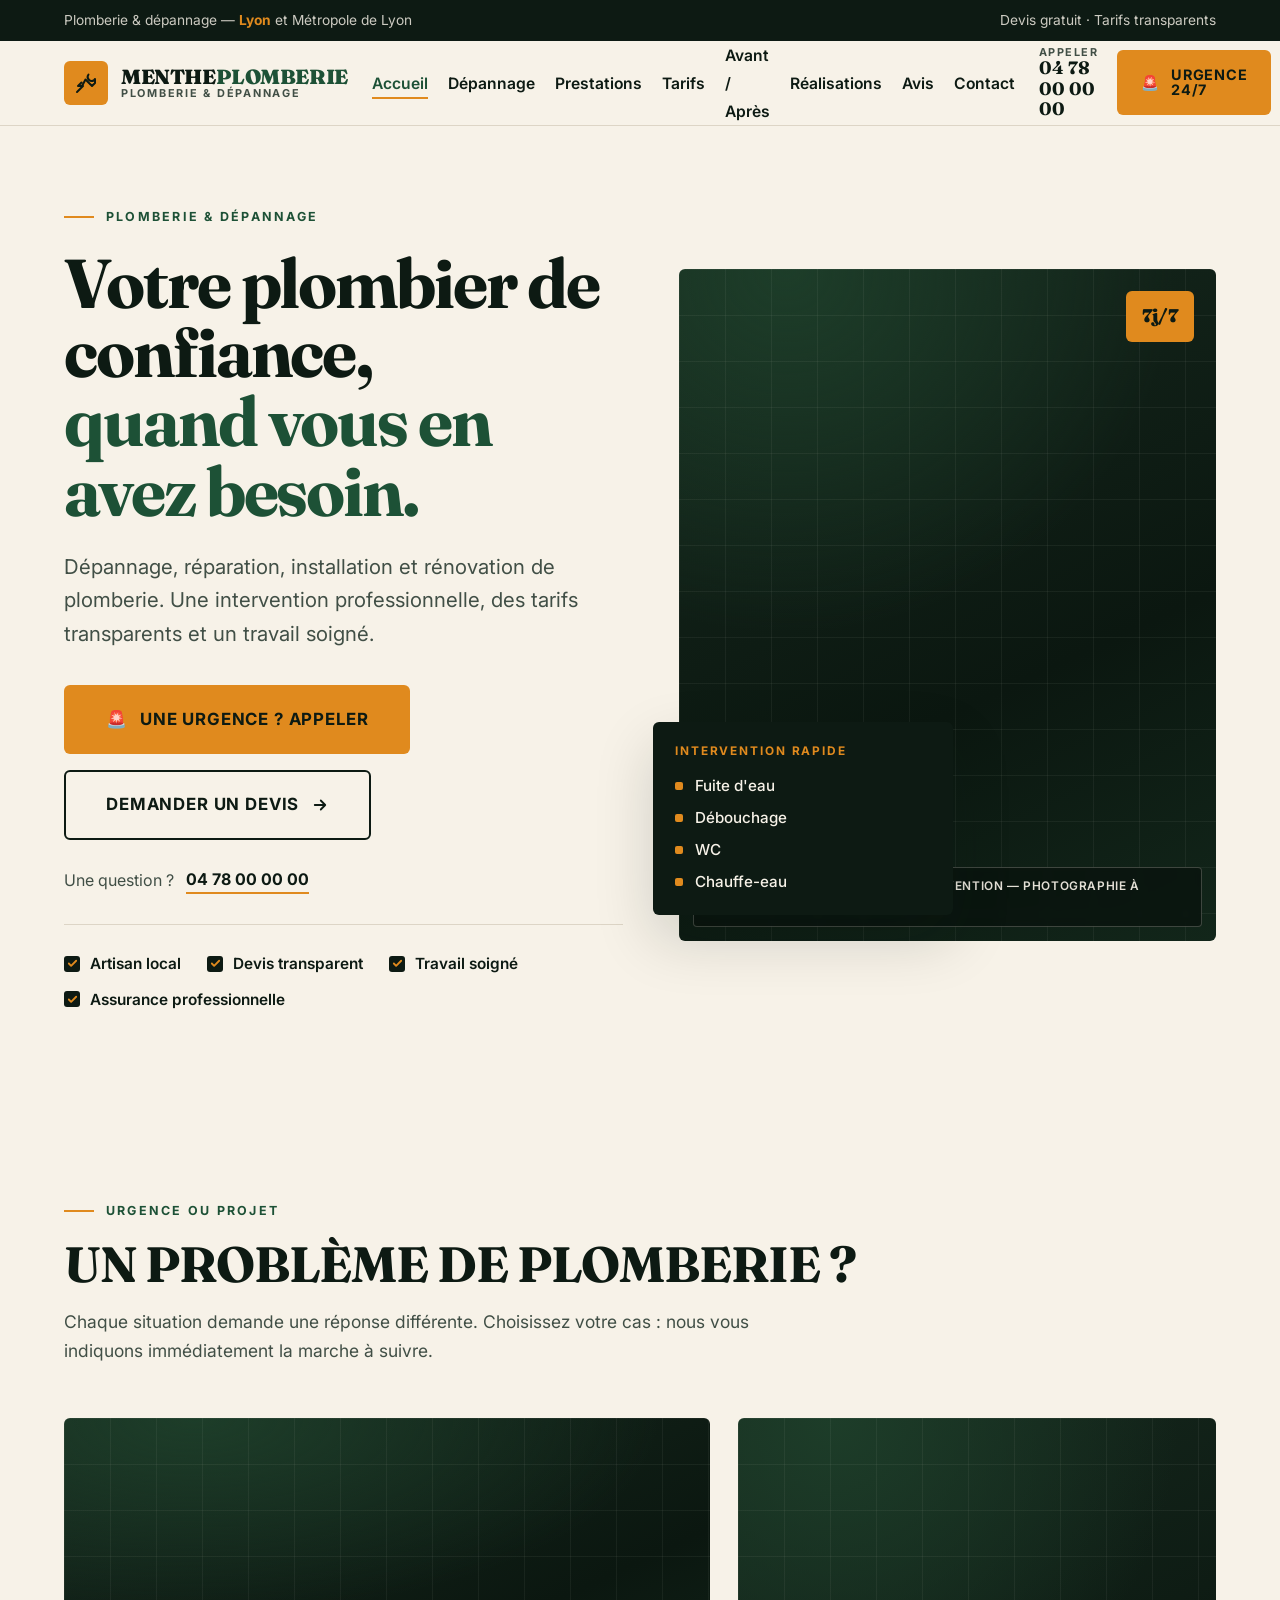
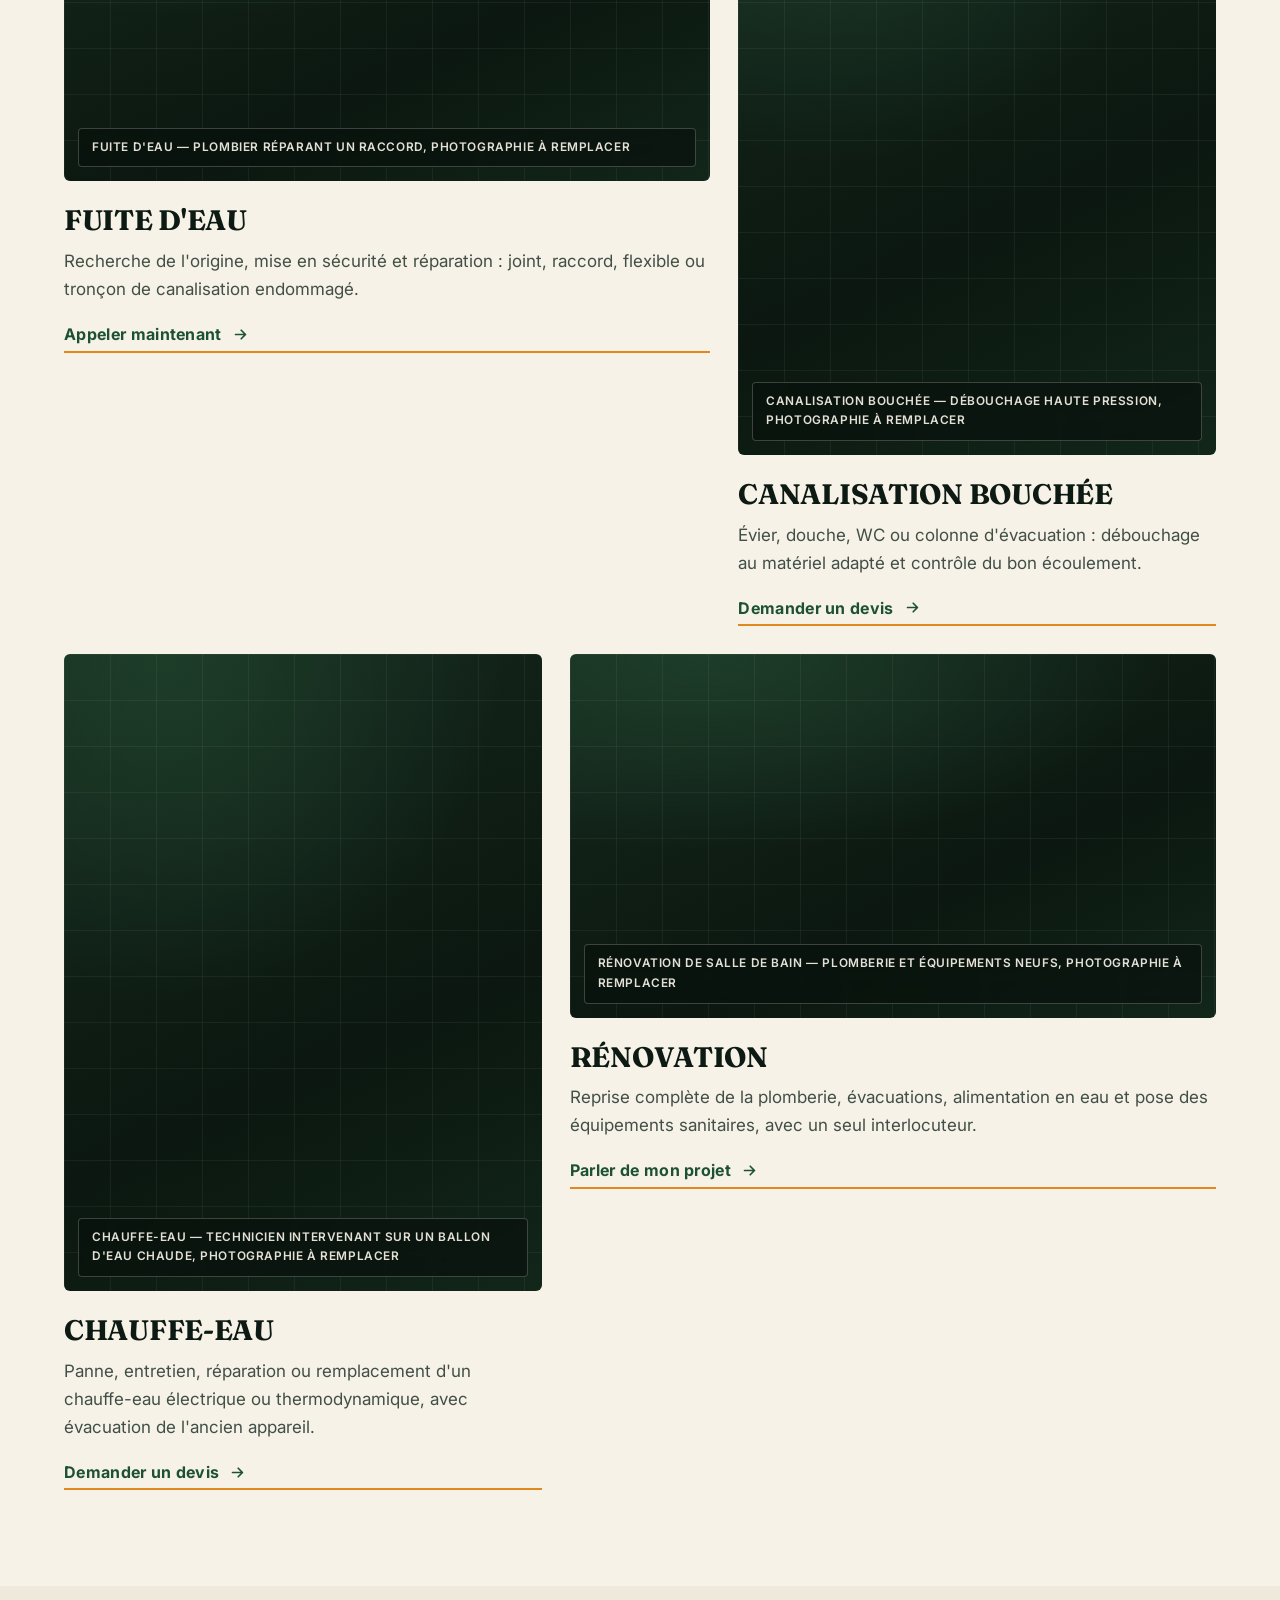
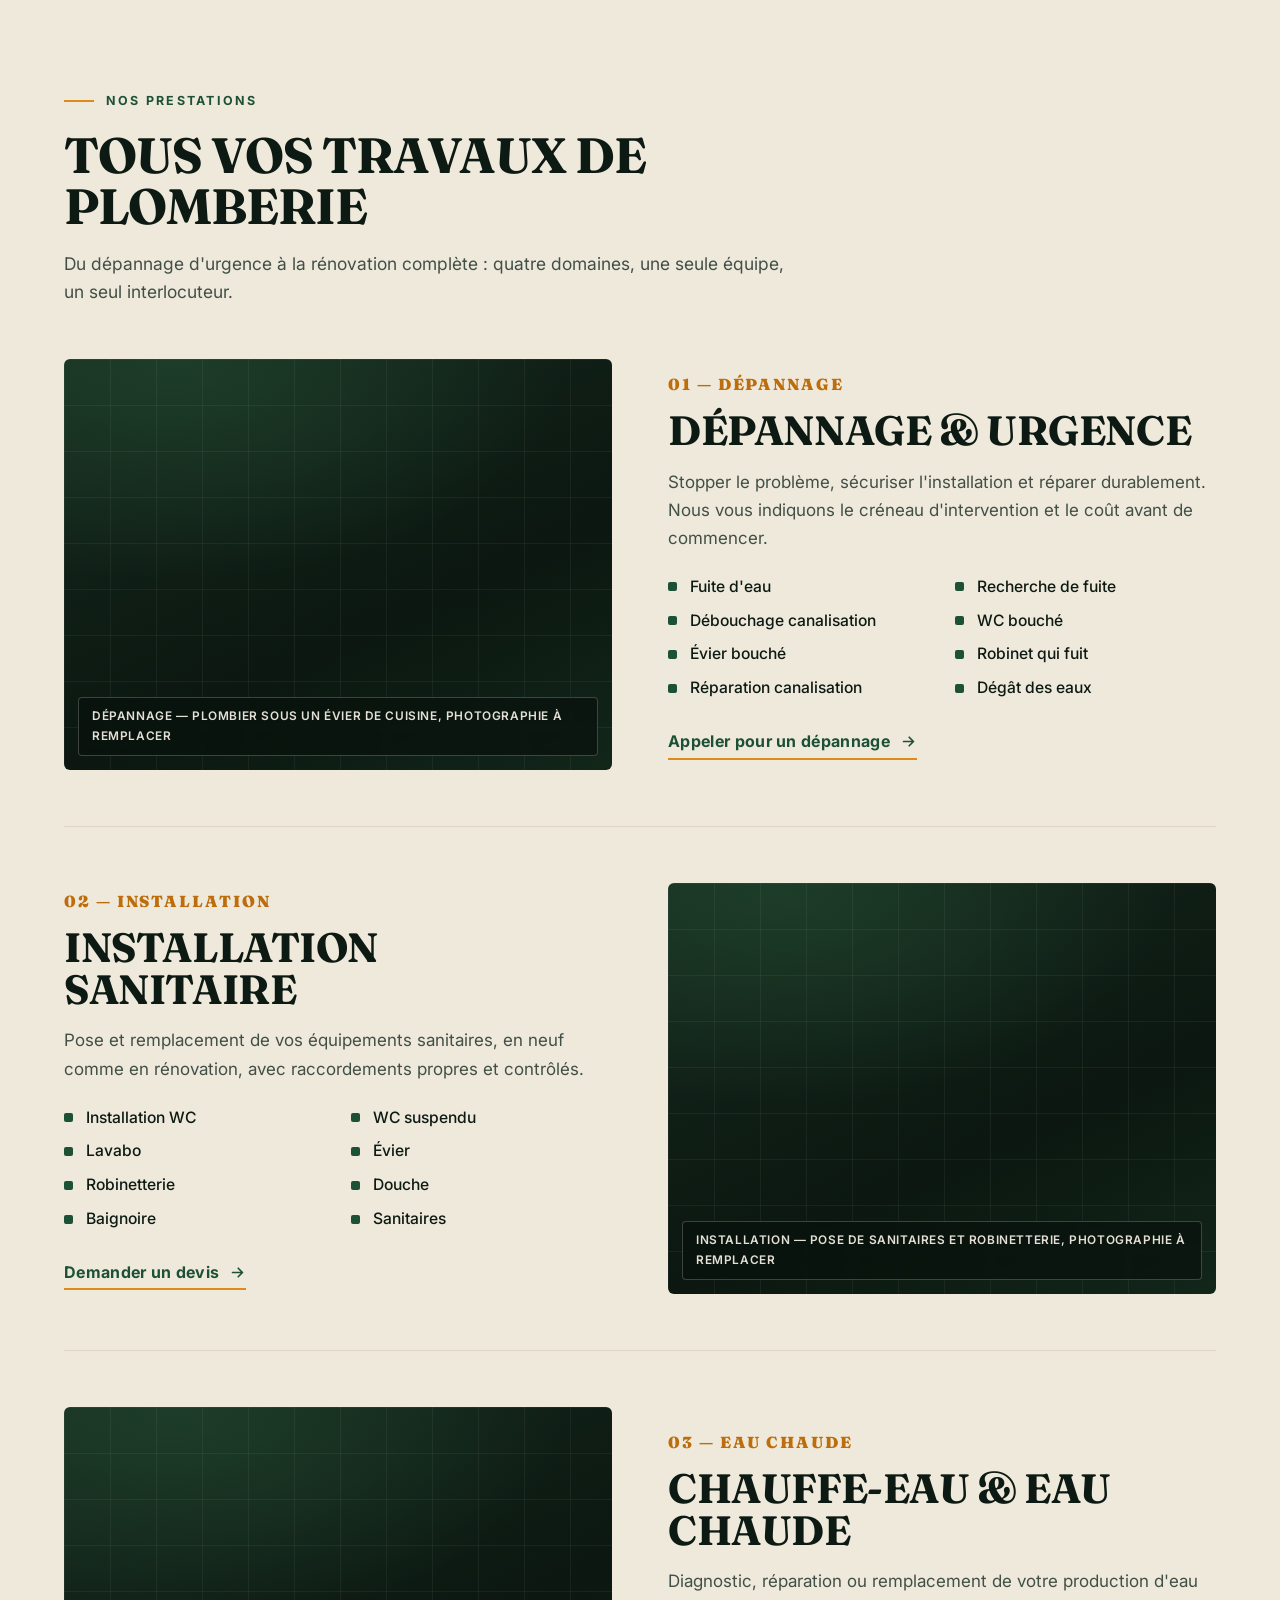
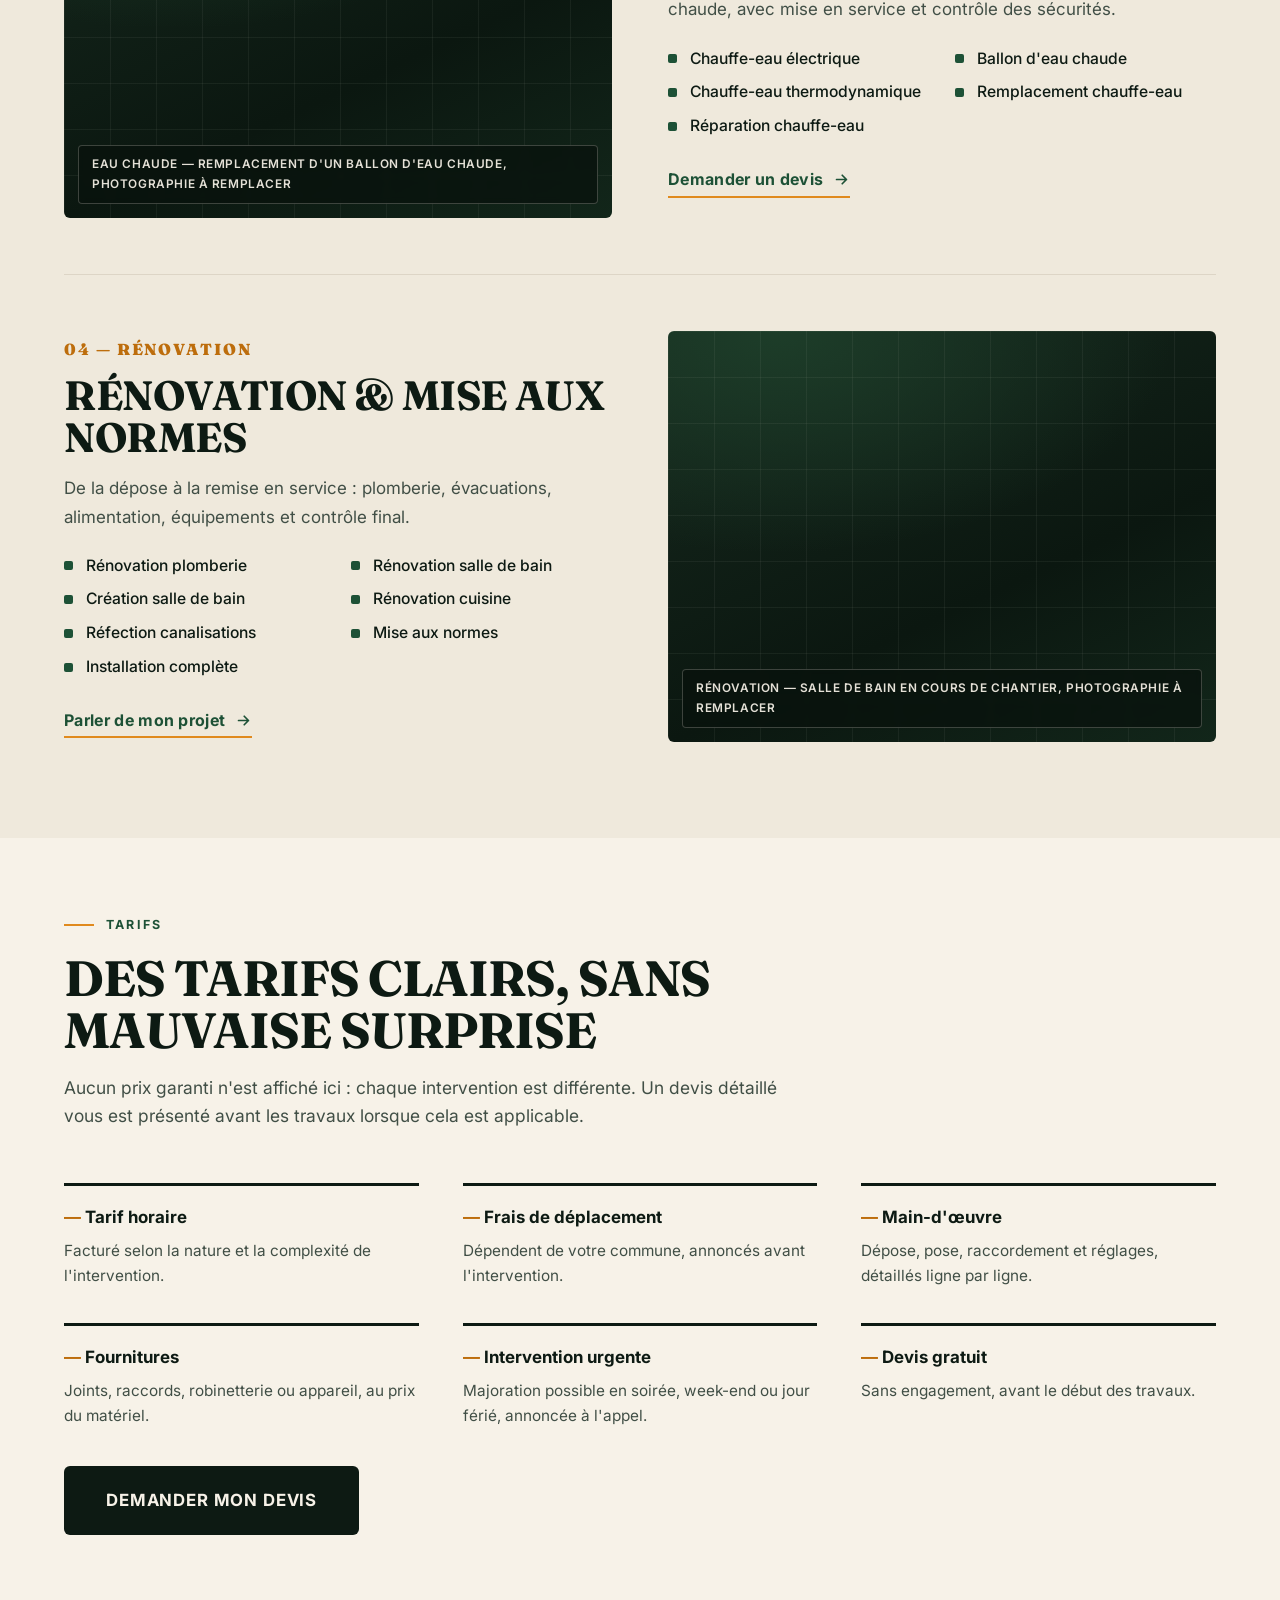
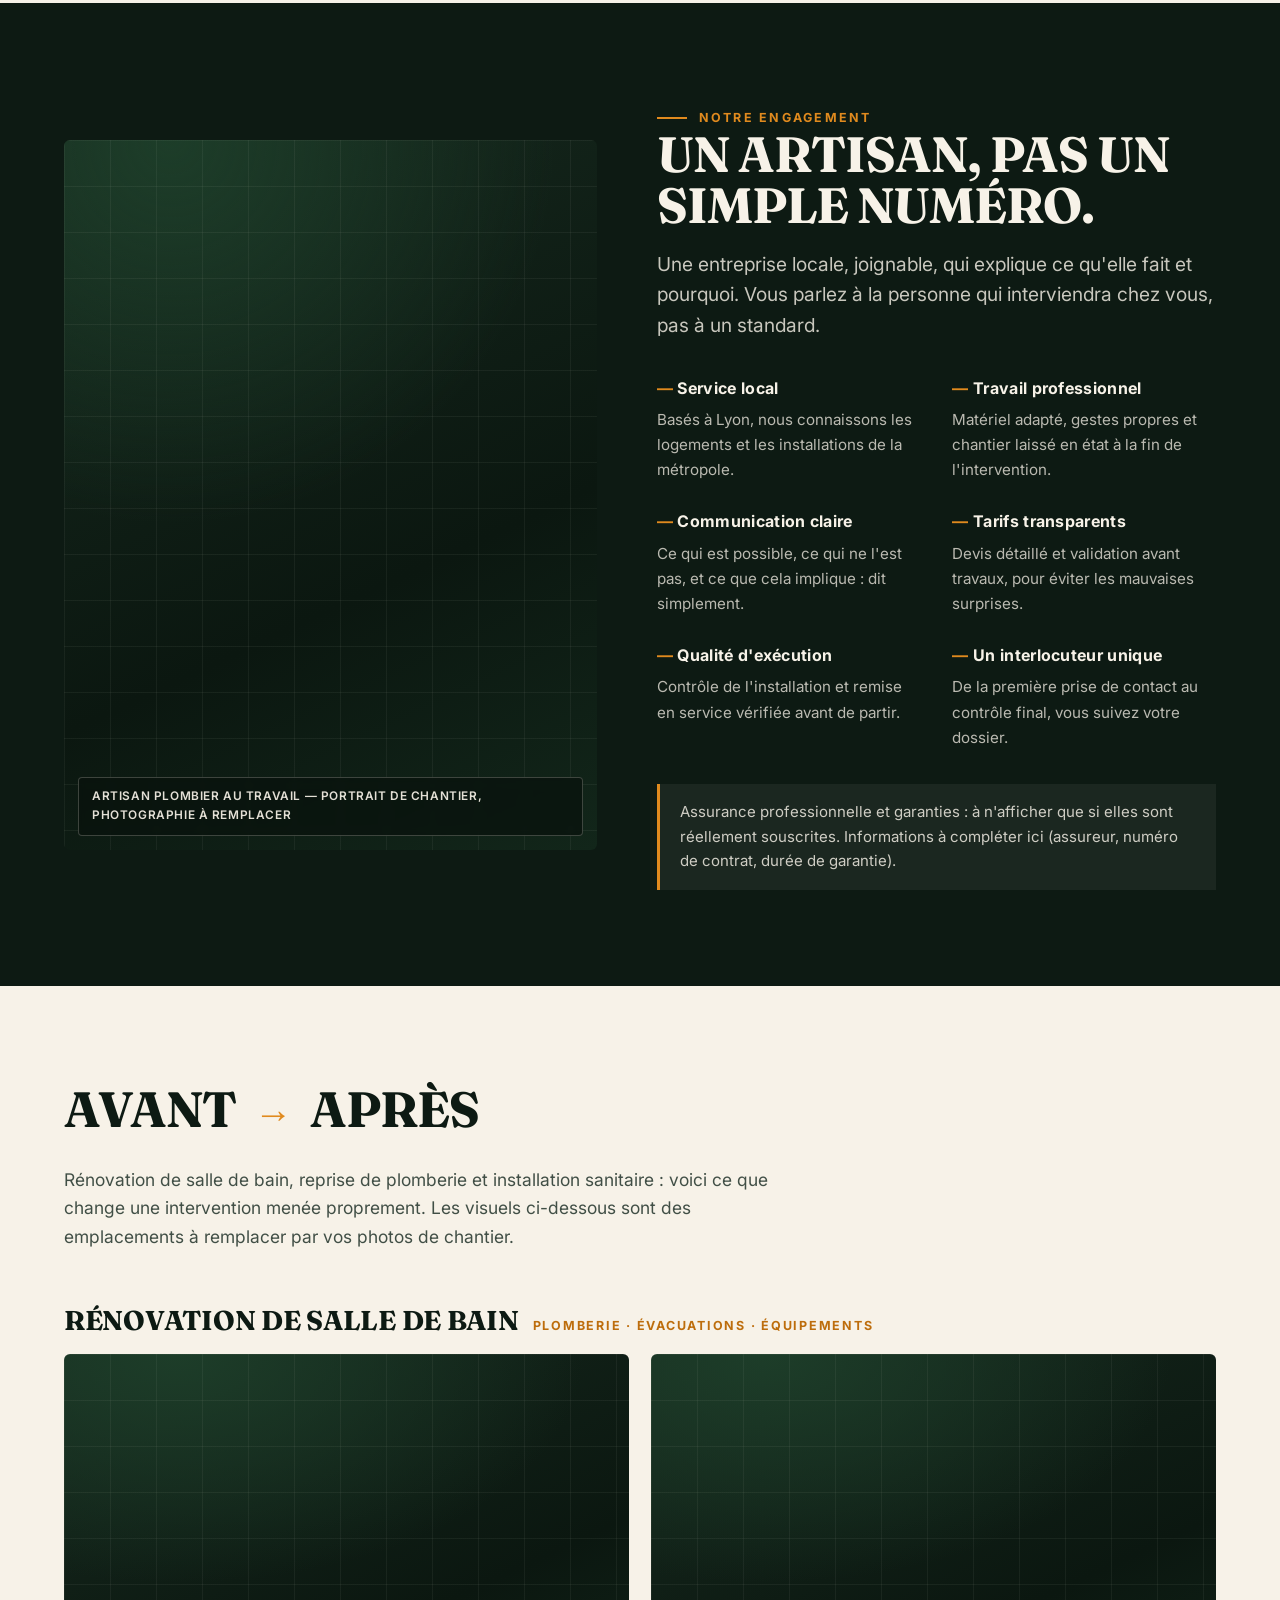
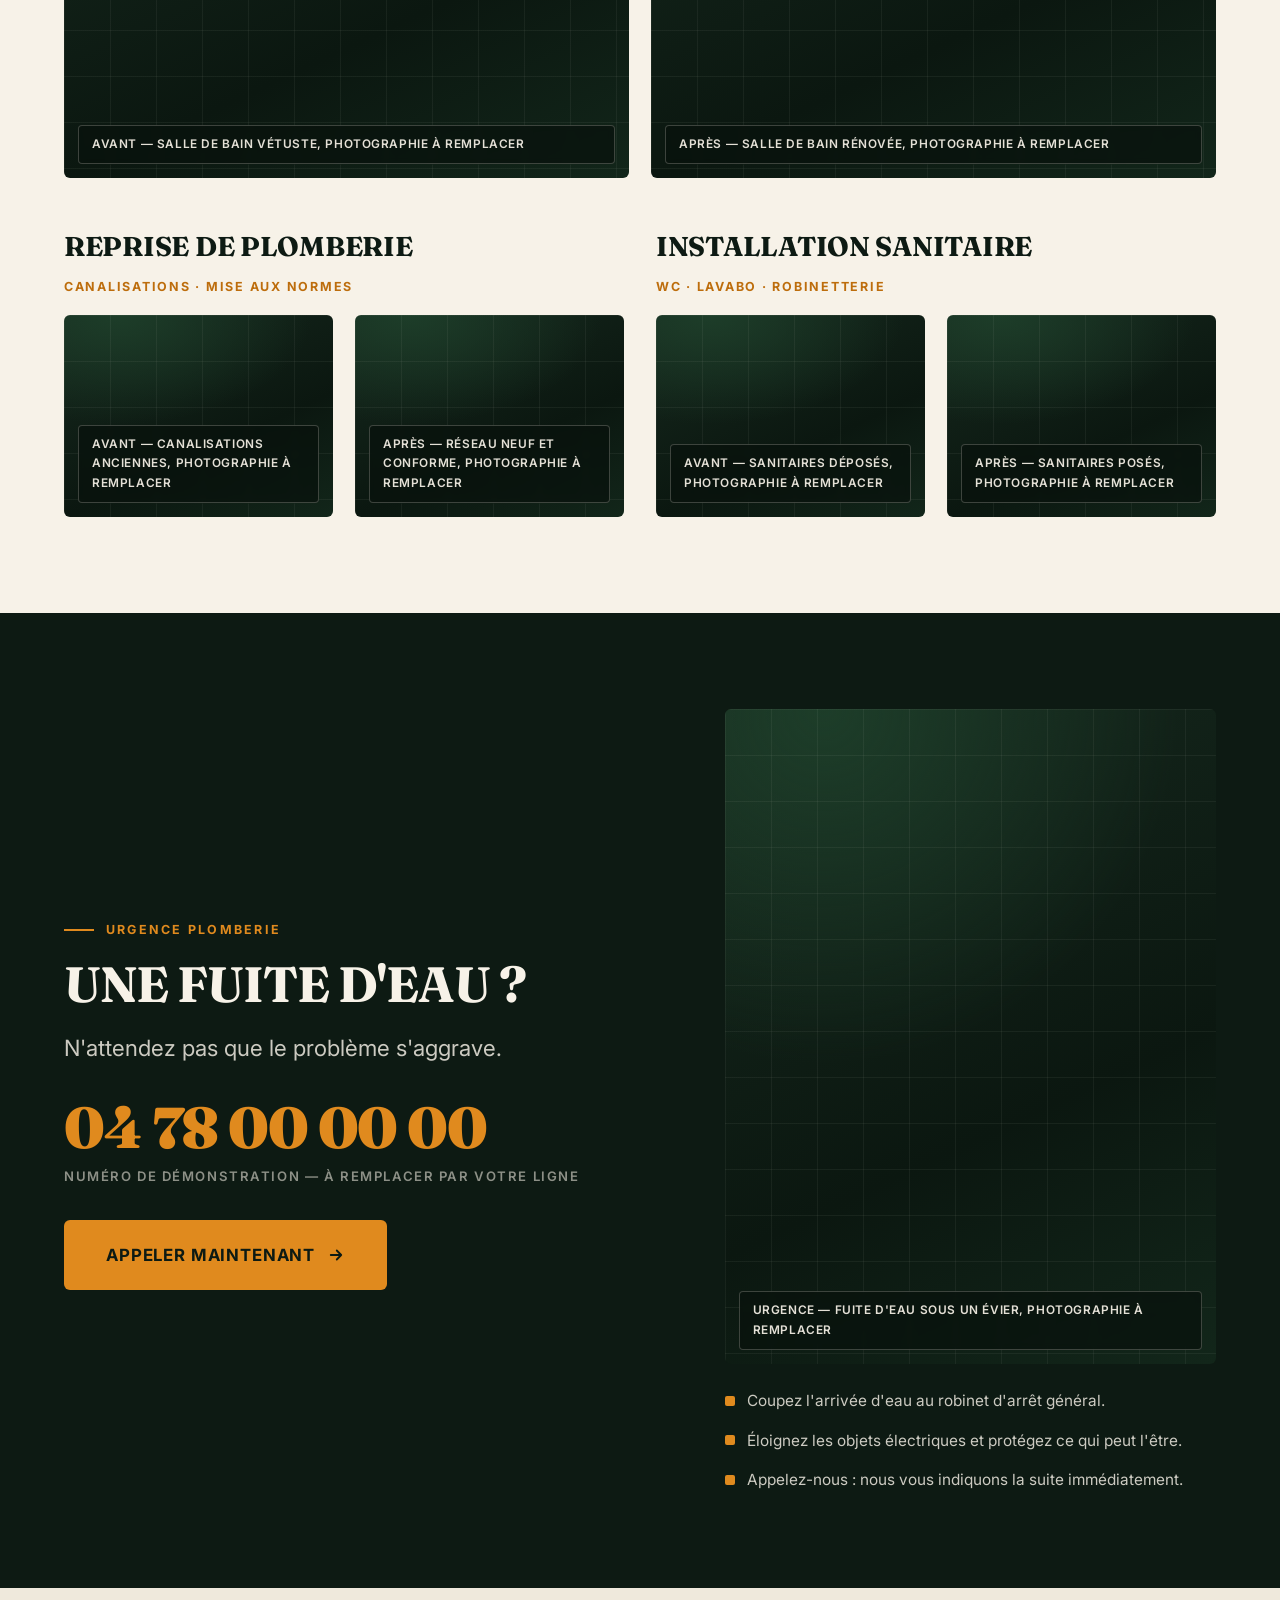
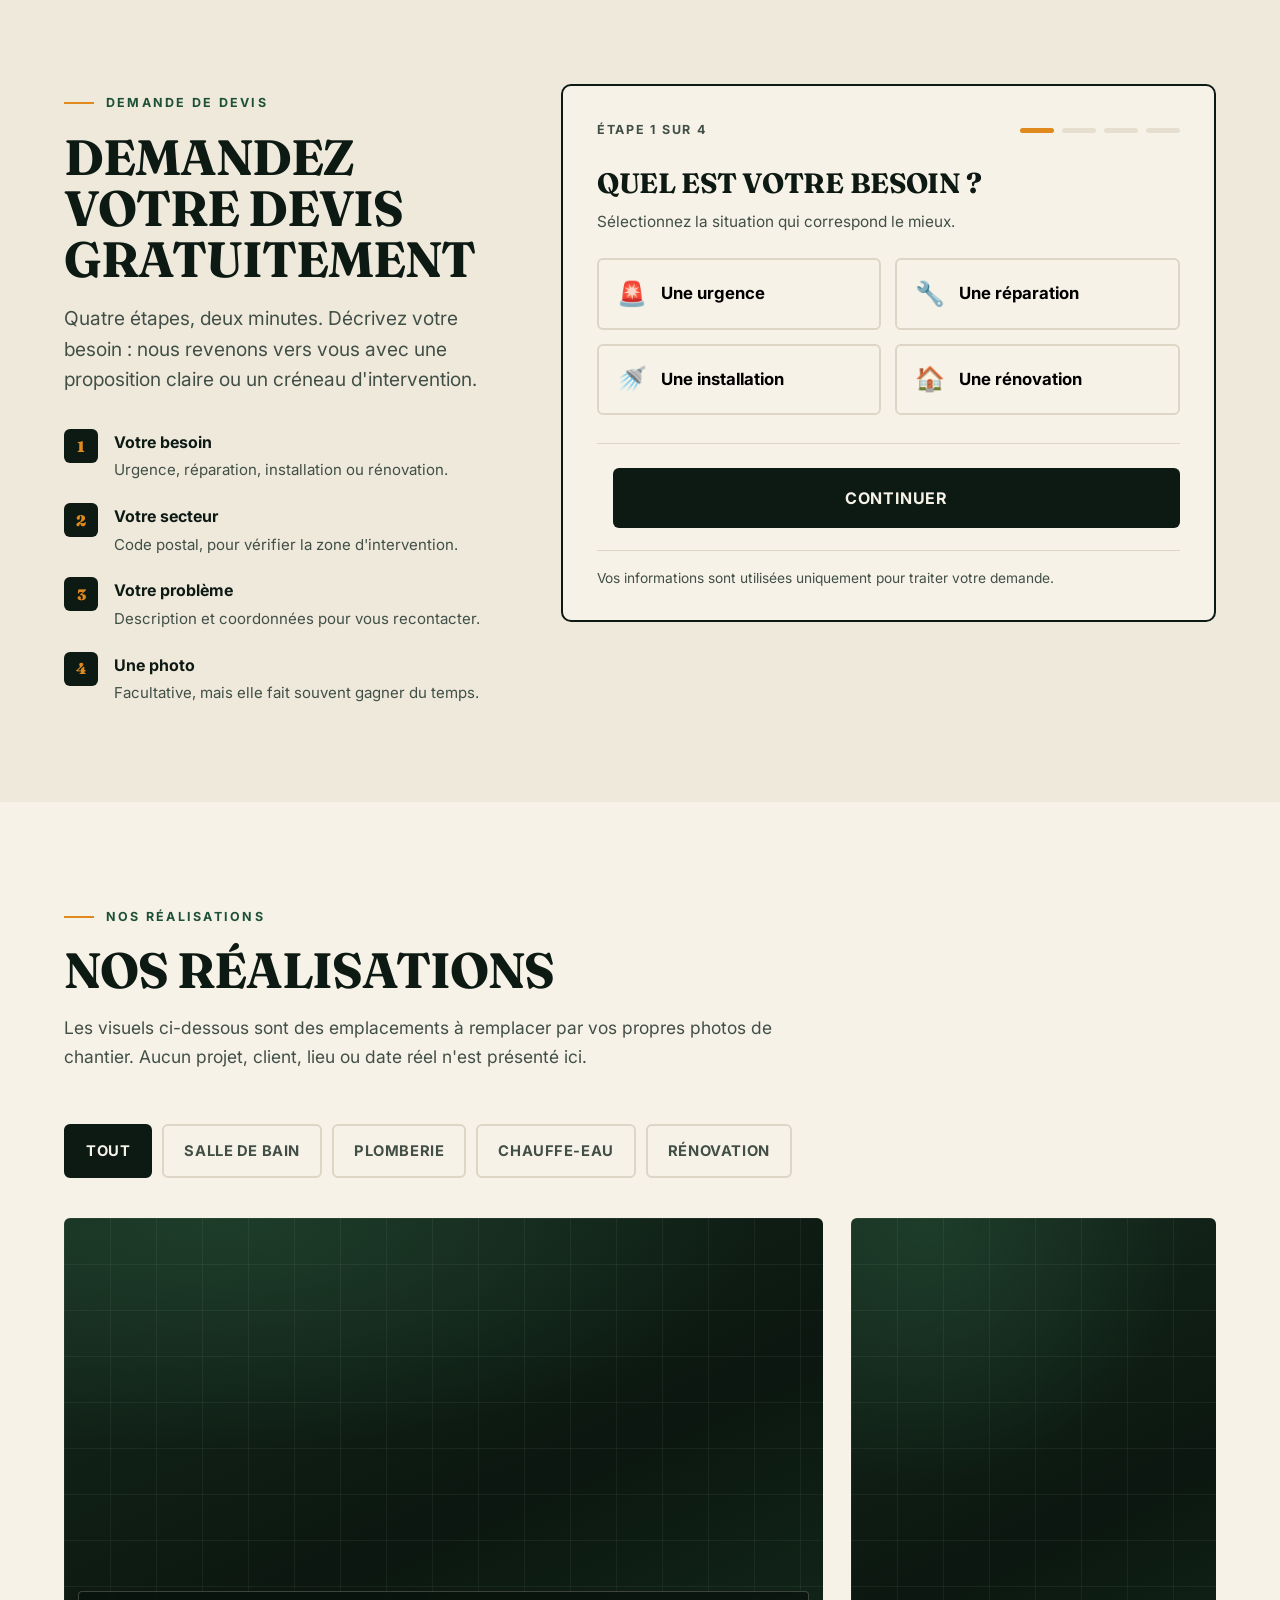
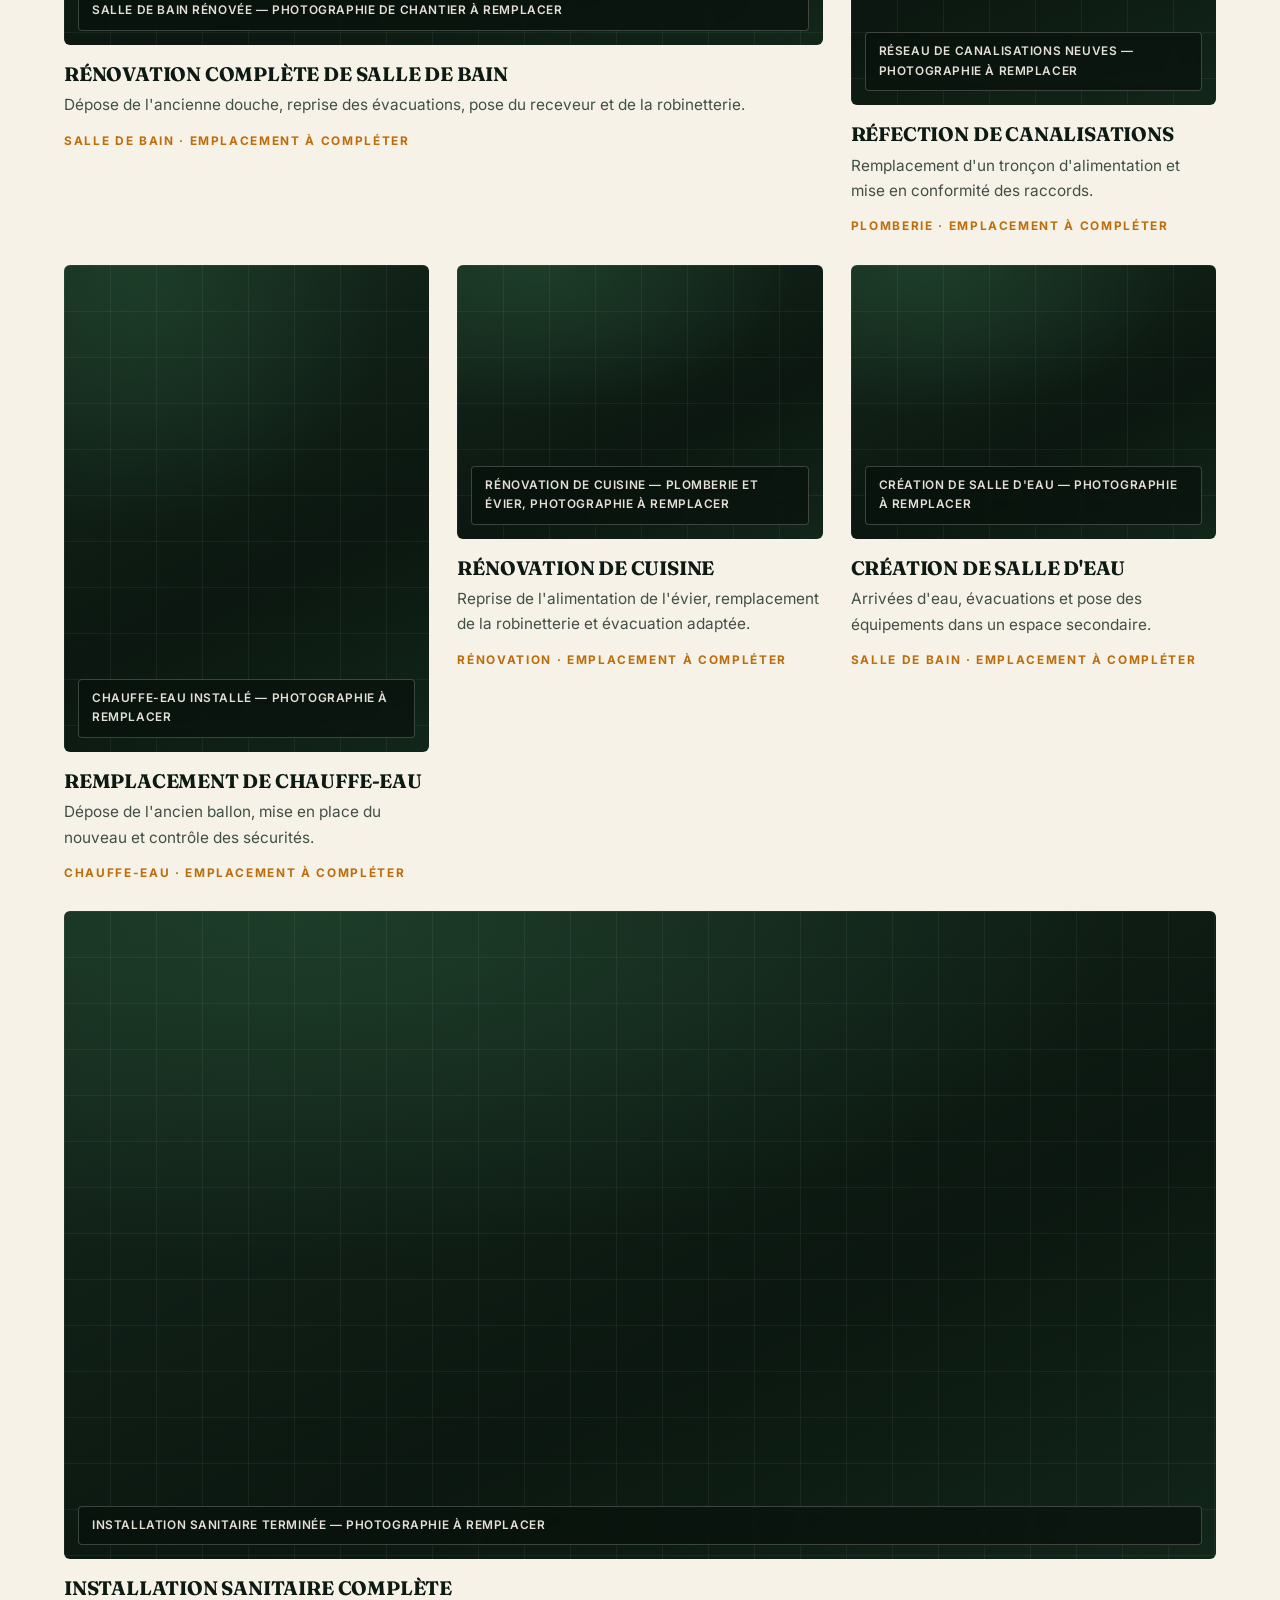
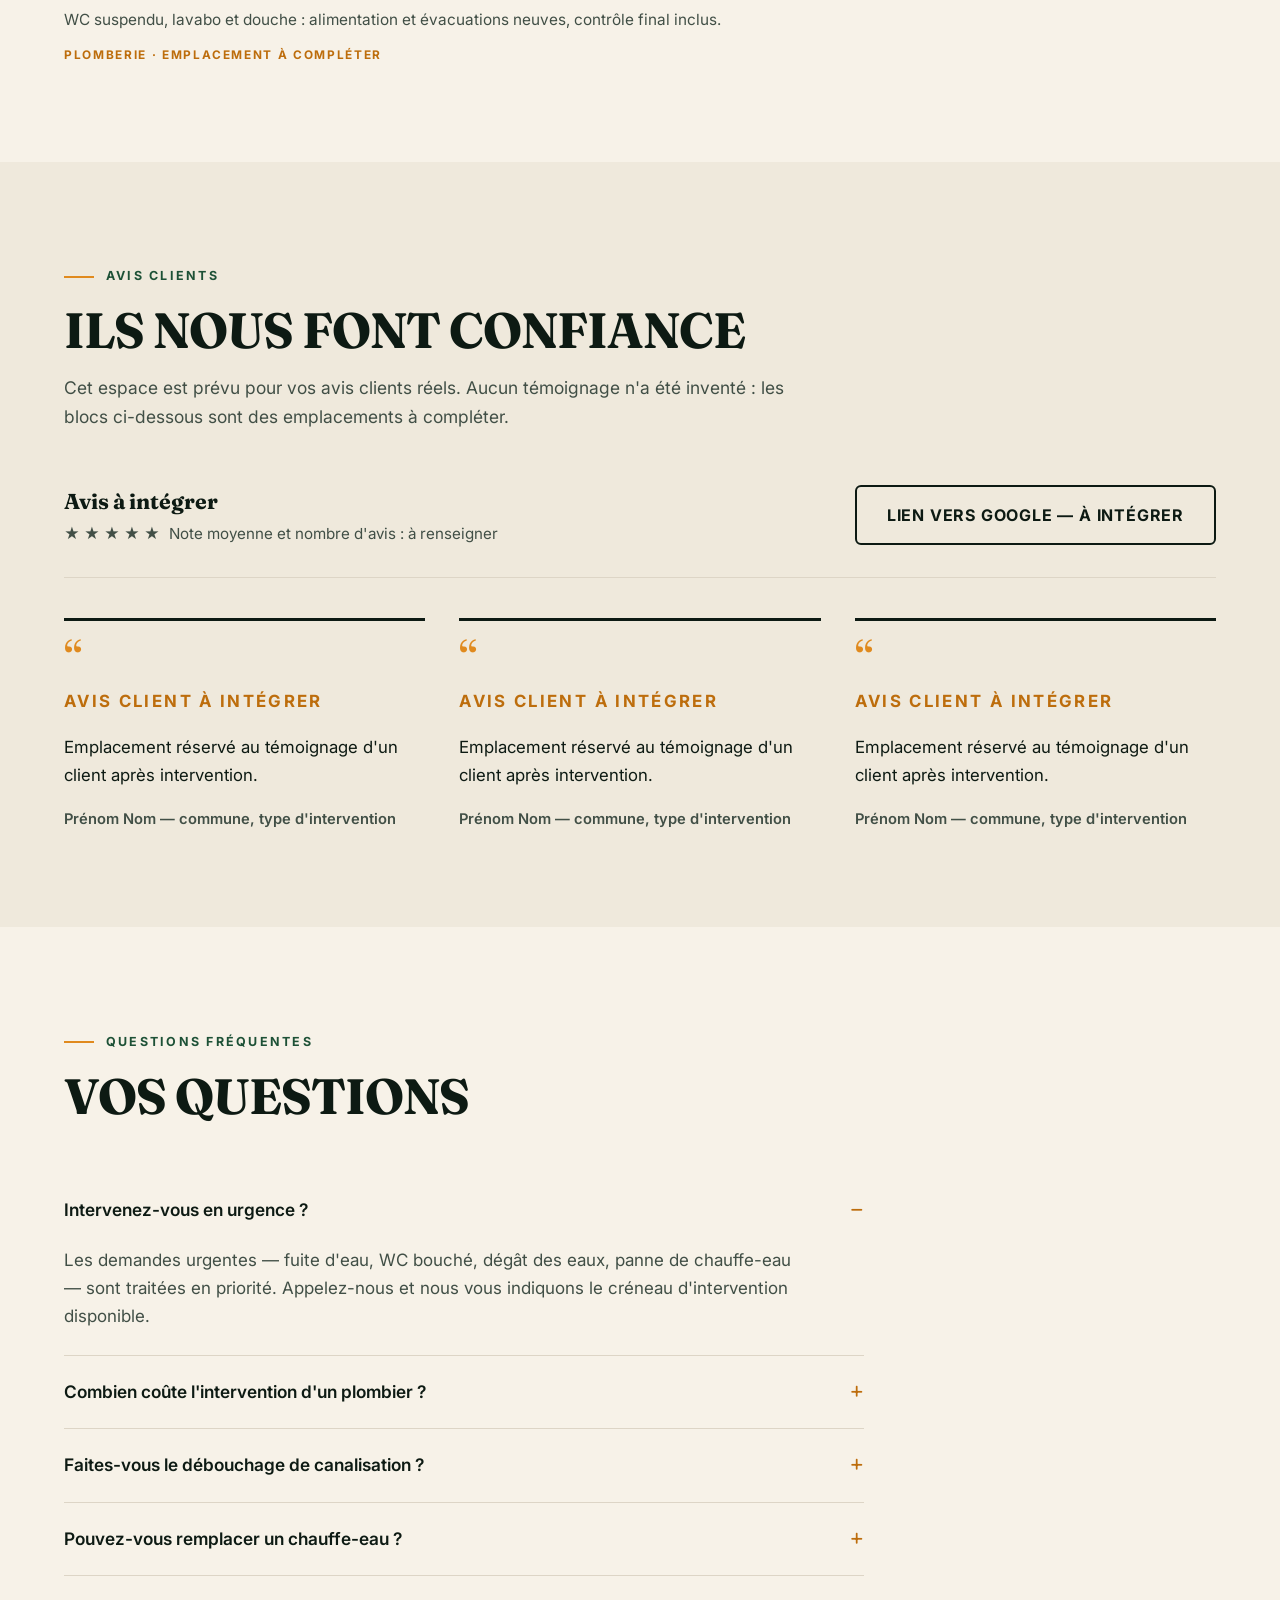
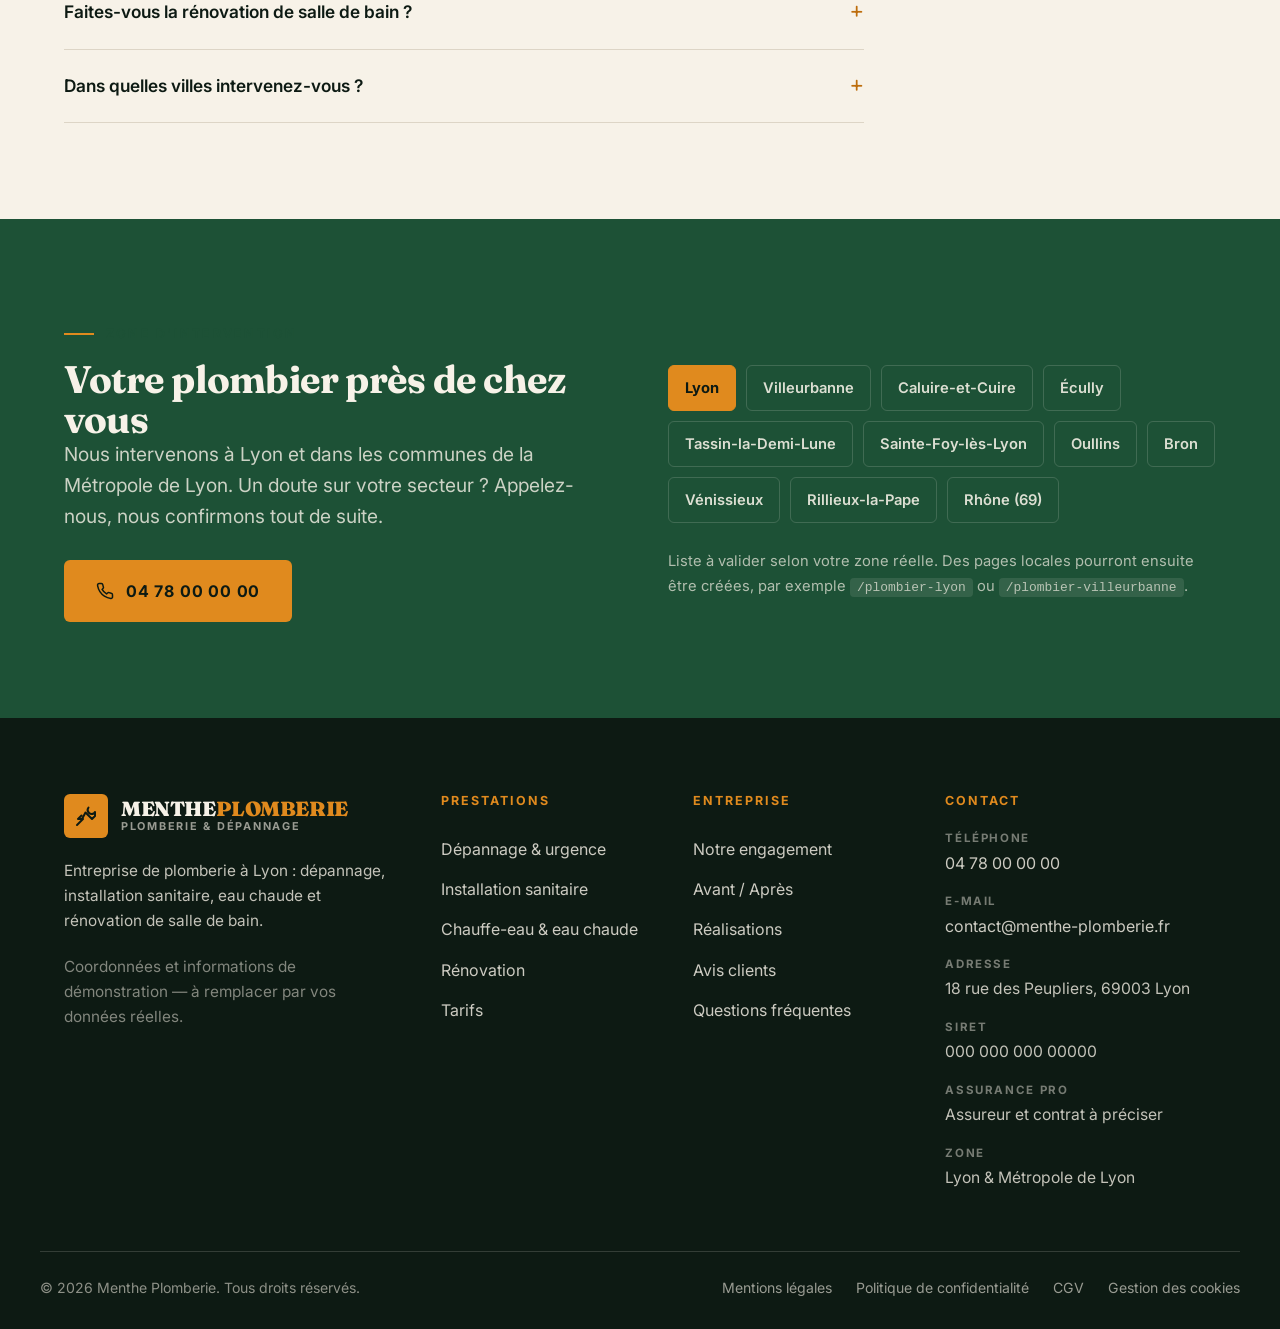
<file: index.html>
<!DOCTYPE html>
<html lang="fr">
<head>
  <meta charset="UTF-8" />
  <meta name="viewport" content="width=device-width, initial-scale=1.0" />
  <title>Menthe Plomberie — Plombier à Lyon · Dépannage, installation, rénovation</title>
  <meta name="description" content="Menthe Plomberie, artisan plombier à Lyon : dépannage fuite d'eau, débouchage, WC, chauffe-eau, installation sanitaire et rénovation de salle de bain. Devis gratuit et tarifs transparents." />
  <meta name="theme-color" content="#0d1a13" />
  <link rel="icon" href="data:image/svg+xml,<svg xmlns='http://www.w3.org/2000/svg' viewBox='0 0 100 100'><text y='.9em' font-size='90'>🔧</text></svg>" />
  <link rel="preconnect" href="https://fonts.googleapis.com" />
  <link rel="preconnect" href="https://fonts.gstatic.com" crossorigin />
  <link href="https://fonts.googleapis.com/css2?family=Fraunces:wght@400;600;700;900&family=Inter:wght@400;500;600;700&display=swap" rel="stylesheet" />
  <link rel="stylesheet" href="styles.css" />

  <script type="application/ld+json">
  {
    "@context": "https://schema.org",
    "@type": "Plumber",
    "name": "Menthe Plomberie",
    "description": "Entreprise de plomberie à Lyon : dépannage, installation sanitaire, eau chaude et rénovation de salle de bain.",
    "telephone": "+33478000000",
    "email": "contact@menthe-plomberie.fr",
    "url": "https://www.menthe-plomberie.fr/",
    "priceRange": "Devis gratuit",
    "address": {
      "@type": "PostalAddress",
      "streetAddress": "18 rue des Peupliers",
      "postalCode": "69003",
      "addressLocality": "Lyon",
      "addressCountry": "FR"
    },
    "areaServed": [
      { "@type": "City", "name": "Lyon" },
      { "@type": "AdministrativeArea", "name": "Métropole de Lyon" }
    ]
  }
  </script>
  <script type="application/ld+json">
  {
    "@context": "https://schema.org",
    "@type": "FAQPage",
    "mainEntity": [
      { "@type": "Question", "name": "Intervenez-vous en urgence ?", "acceptedAnswer": { "@type": "Answer", "text": "Les demandes urgentes (fuite d'eau, WC bouché, dégât des eaux, panne de chauffe-eau) sont traitées en priorité. Appelez-nous et nous vous indiquons le créneau d'intervention disponible." } },
      { "@type": "Question", "name": "Combien coûte l'intervention d'un plombier ?", "acceptedAnswer": { "@type": "Answer", "text": "Le coût dépend du type d'intervention, de l'accessibilité, du temps de main-d'œuvre et des fournitures. Un devis détaillé vous est présenté avant les travaux lorsque cela est applicable." } },
      { "@type": "Question", "name": "Faites-vous le débouchage de canalisation ?", "acceptedAnswer": { "@type": "Answer", "text": "Oui : éviers, douches, WC et colonnes d'évacuation, avec le matériel adapté (furet, haute pression ou inspection)." } },
      { "@type": "Question", "name": "Pouvez-vous remplacer un chauffe-eau ?", "acceptedAnswer": { "@type": "Answer", "text": "Oui, nous installons et remplaçons les chauffe-eau et ballons d'eau chaude, y compris les modèles thermodynamiques, et nous évacuons l'ancien appareil." } },
      { "@type": "Question", "name": "Dans quelles villes intervenez-vous ?", "acceptedAnswer": { "@type": "Answer", "text": "Nous intervenons à Lyon et dans les communes de la Métropole de Lyon. Indiquez votre code postal dans le formulaire pour vérifier votre secteur." } }
    ]
  }
  </script>
</head>
<body>
  <a class="skip-link" href="#accueil">Aller au contenu principal</a>

  <!-- ===== Bandeau utilitaire ===== -->
  <div class="topbar">
    <div class="container topbar__inner">
      <p>Plomberie &amp; dépannage — <strong>Lyon</strong> et Métropole de Lyon</p>
      <p>Devis gratuit · Tarifs transparents</p>
    </div>
  </div>

  <!-- ===== En-tête ===== -->
  <header class="header" id="header">
    <div class="container header__inner">
      <a href="#accueil" class="logo" aria-label="Menthe Plomberie, retour à l'accueil">
        <span class="logo__mark" aria-hidden="true">
          <svg viewBox="0 0 24 24" fill="none" stroke="currentColor" stroke-width="2" stroke-linecap="round" stroke-linejoin="round">
            <path d="M14.5 3.5a4 4 0 0 0 5.6 5.6L21 8v4l-3 3-6.5-6.5L8 15H4l3.5-3.5" />
            <path d="M3 21l6-6" />
          </svg>
        </span>
        <span class="logo__text">
          <strong>Menthe<span>Plomberie</span></strong>
          <small>Plomberie &amp; Dépannage</small>
        </span>
      </a>

      <nav class="nav" id="nav" aria-label="Navigation principale">
        <ul class="nav__list">
          <li><a class="nav__link" href="#accueil">Accueil</a></li>
          <li><a class="nav__link" href="#depannage">Dépannage</a></li>
          <li><a class="nav__link" href="#prestations">Prestations</a></li>
          <li><a class="nav__link" href="#tarifs">Tarifs</a></li>
          <li><a class="nav__link" href="#avant-apres">Avant / Après</a></li>
          <li><a class="nav__link" href="#realisations">Réalisations</a></li>
          <li><a class="nav__link" href="#avis">Avis</a></li>
          <li><a class="nav__link" href="#devis">Contact</a></li>
        </ul>

        <div class="nav__mobile-actions">
          <a href="tel:+33478000000" class="btn btn--ink btn--block">
            <svg viewBox="0 0 24 24" fill="none" stroke="currentColor" stroke-width="2" stroke-linecap="round" stroke-linejoin="round" aria-hidden="true"><path d="M22 16.9v3a2 2 0 0 1-2.2 2 19.8 19.8 0 0 1-8.6-3.1 19.5 19.5 0 0 1-6-6A19.8 19.8 0 0 1 2.1 4.2 2 2 0 0 1 4.1 2h3a2 2 0 0 1 2 1.7c.1 1 .4 1.9.7 2.8a2 2 0 0 1-.5 2.1L8.1 9.9a16 16 0 0 0 6 6l1.3-1.2a2 2 0 0 1 2.1-.5c.9.3 1.8.6 2.8.7a2 2 0 0 1 1.7 2Z" /></svg>
            Appeler maintenant
          </a>
          <a href="#devis" class="btn btn--amber btn--block">Demander un devis</a>
        </div>
      </nav>

      <div class="header__actions">
        <a href="tel:+33478000000" class="header__phone">
          <small>Appeler</small>
          <strong>04 78 00 00 00</strong>
        </a>
        <a href="tel:+33478000000" class="btn btn--amber">
          <span aria-hidden="true">🚨</span> Urgence 24/7
        </a>
      </div>

      <button class="burger" id="burger" aria-label="Ouvrir le menu" aria-expanded="false" aria-controls="nav">
        <span class="burger__box">
          <span class="burger__line"></span>
          <span class="burger__line"></span>
          <span class="burger__line"></span>
        </span>
      </button>
    </div>
    <div class="header__scrim" id="scrim" hidden></div>
  </header>

  <main>
    <!-- =====================================================
         HERO
         ===================================================== -->
    <section class="hero" id="accueil">
      <div class="container hero__inner">
        <div class="hero__content reveal">
          <span class="eyebrow">Plomberie &amp; Dépannage</span>

          <h1 class="hero__title">
            Votre plombier de confiance,<br />
            <em>quand vous en avez besoin.</em>
          </h1>

          <p class="hero__lead">
            Dépannage, réparation, installation et rénovation de plomberie. Une intervention
            professionnelle, des tarifs transparents et un travail soigné.
          </p>

          <div class="hero__actions">
            <a href="tel:+33478000000" class="btn btn--amber btn--lg">
              <span aria-hidden="true">🚨</span> Une urgence ? Appeler
            </a>
            <a href="#devis" class="btn btn--ghost btn--lg">
              Demander un devis
              <svg viewBox="0 0 24 24" fill="none" stroke="currentColor" stroke-width="2.4" stroke-linecap="round" stroke-linejoin="round" aria-hidden="true"><path d="M5 12h14M13 6l6 6-6 6" /></svg>
            </a>
          </div>

          <p class="hero__phone">
            Une question ?
            <a href="tel:+33478000000">04 78 00 00 00</a>
          </p>

          <ul class="hero__checks">
            <li>Artisan local</li>
            <li>Devis transparent</li>
            <li>Travail soigné</li>
            <li>Assurance professionnelle</li>
          </ul>
        </div>

        <div class="hero__media reveal">
          <figure class="photo photo--hero" data-photo="Plombier professionnel en intervention — photographie à remplacer"></figure>
          <div class="hero__badge">7j/7</div>

          <div class="hero__card">
            <p class="hero__card-title">Intervention rapide</p>
            <ul>
              <li>Fuite d'eau</li>
              <li>Débouchage</li>
              <li>WC</li>
              <li>Chauffe-eau</li>
            </ul>
          </div>
        </div>
      </div>
    </section>

    <!-- =====================================================
         UN PROBLÈME DE PLOMBERIE ?
         ===================================================== -->
    <section class="section" id="depannage">
      <div class="container">
        <header class="section-head reveal">
          <span class="eyebrow">Urgence ou projet</span>
          <h2>Un problème de plomberie ?</h2>
          <p>
            Chaque situation demande une réponse différente. Choisissez votre cas :
            nous vous indiquons immédiatement la marche à suivre.
          </p>
        </header>

        <div class="problem__grid">
          <div class="problem__row problem__row--a">
            <article class="pcard reveal">
              <figure class="photo photo--wide" data-photo="Fuite d'eau — plombier réparant un raccord, photographie à remplacer"></figure>
              <h3>Fuite d'eau</h3>
              <p>
                Recherche de l'origine, mise en sécurité et réparation : joint, raccord,
                flexible ou tronçon de canalisation endommagé.
              </p>
              <a href="tel:+33478000000" class="link-arrow">
                Appeler maintenant
                <svg viewBox="0 0 24 24" fill="none" stroke="currentColor" stroke-width="2.4" stroke-linecap="round" stroke-linejoin="round" aria-hidden="true"><path d="M5 12h14M13 6l6 6-6 6" /></svg>
              </a>
            </article>

            <article class="pcard reveal">
              <figure class="photo photo--tall" data-photo="Canalisation bouchée — débouchage haute pression, photographie à remplacer"></figure>
              <h3>Canalisation bouchée</h3>
              <p>
                Évier, douche, WC ou colonne d'évacuation : débouchage au matériel adapté
                et contrôle du bon écoulement.
              </p>
              <a href="#devis" class="link-arrow">
                Demander un devis
                <svg viewBox="0 0 24 24" fill="none" stroke="currentColor" stroke-width="2.4" stroke-linecap="round" stroke-linejoin="round" aria-hidden="true"><path d="M5 12h14M13 6l6 6-6 6" /></svg>
              </a>
            </article>
          </div>

          <div class="problem__row problem__row--b">
            <article class="pcard reveal">
              <figure class="photo photo--tall" data-photo="Chauffe-eau — technicien intervenant sur un ballon d'eau chaude, photographie à remplacer"></figure>
              <h3>Chauffe-eau</h3>
              <p>
                Panne, entretien, réparation ou remplacement d'un chauffe-eau électrique
                ou thermodynamique, avec évacuation de l'ancien appareil.
              </p>
              <a href="#devis" class="link-arrow">
                Demander un devis
                <svg viewBox="0 0 24 24" fill="none" stroke="currentColor" stroke-width="2.4" stroke-linecap="round" stroke-linejoin="round" aria-hidden="true"><path d="M5 12h14M13 6l6 6-6 6" /></svg>
              </a>
            </article>

            <article class="pcard reveal">
              <figure class="photo photo--wide" data-photo="Rénovation de salle de bain — plomberie et équipements neufs, photographie à remplacer"></figure>
              <h3>Rénovation</h3>
              <p>
                Reprise complète de la plomberie, évacuations, alimentation en eau et pose
                des équipements sanitaires, avec un seul interlocuteur.
              </p>
              <a href="#devis" class="link-arrow">
                Parler de mon projet
                <svg viewBox="0 0 24 24" fill="none" stroke="currentColor" stroke-width="2.4" stroke-linecap="round" stroke-linejoin="round" aria-hidden="true"><path d="M5 12h14M13 6l6 6-6 6" /></svg>
              </a>
            </article>
          </div>
        </div>
      </div>
    </section>

    <!-- =====================================================
         PRESTATIONS
         ===================================================== -->
    <section class="section section--ivory2" id="prestations">
      <div class="container">
        <header class="section-head reveal">
          <span class="eyebrow">Nos prestations</span>
          <h2>Tous vos travaux de plomberie</h2>
          <p>
            Du dépannage d'urgence à la rénovation complète : quatre domaines,
            une seule équipe, un seul interlocuteur.
          </p>
        </header>

        <div class="srow reveal">
          <div class="srow__media">
            <figure class="photo photo--land" data-photo="Dépannage — plombier sous un évier de cuisine, photographie à remplacer"></figure>
          </div>
          <div class="srow__content">
            <span class="srow__num">01 — DÉPANNAGE</span>
            <h3>Dépannage &amp; urgence</h3>
            <p>
              Stopper le problème, sécuriser l'installation et réparer durablement.
              Nous vous indiquons le créneau d'intervention et le coût avant de commencer.
            </p>
            <ul class="srow__list">
              <li>Fuite d'eau</li>
              <li>Recherche de fuite</li>
              <li>Débouchage canalisation</li>
              <li>WC bouché</li>
              <li>Évier bouché</li>
              <li>Robinet qui fuit</li>
              <li>Réparation canalisation</li>
              <li>Dégât des eaux</li>
            </ul>
            <a href="tel:+33478000000" class="link-arrow">
              Appeler pour un dépannage
              <svg viewBox="0 0 24 24" fill="none" stroke="currentColor" stroke-width="2.4" stroke-linecap="round" stroke-linejoin="round" aria-hidden="true"><path d="M5 12h14M13 6l6 6-6 6" /></svg>
            </a>
          </div>
        </div>

        <div class="srow srow--reverse reveal">
          <div class="srow__media">
            <figure class="photo photo--land" data-photo="Installation — pose de sanitaires et robinetterie, photographie à remplacer"></figure>
          </div>
          <div class="srow__content">
            <span class="srow__num">02 — INSTALLATION</span>
            <h3>Installation sanitaire</h3>
            <p>
              Pose et remplacement de vos équipements sanitaires, en neuf comme en rénovation,
              avec raccordements propres et contrôlés.
            </p>
            <ul class="srow__list">
              <li>Installation WC</li>
              <li>WC suspendu</li>
              <li>Lavabo</li>
              <li>Évier</li>
              <li>Robinetterie</li>
              <li>Douche</li>
              <li>Baignoire</li>
              <li>Sanitaires</li>
            </ul>
            <a href="#devis" class="link-arrow">
              Demander un devis
              <svg viewBox="0 0 24 24" fill="none" stroke="currentColor" stroke-width="2.4" stroke-linecap="round" stroke-linejoin="round" aria-hidden="true"><path d="M5 12h14M13 6l6 6-6 6" /></svg>
            </a>
          </div>
        </div>

        <div class="srow reveal">
          <div class="srow__media">
            <figure class="photo photo--land" data-photo="Eau chaude — remplacement d'un ballon d'eau chaude, photographie à remplacer"></figure>
          </div>
          <div class="srow__content">
            <span class="srow__num">03 — EAU CHAUDE</span>
            <h3>Chauffe-eau &amp; eau chaude</h3>
            <p>
              Diagnostic, réparation ou remplacement de votre production d'eau chaude,
              avec mise en service et contrôle des sécurités.
            </p>
            <ul class="srow__list">
              <li>Chauffe-eau électrique</li>
              <li>Ballon d'eau chaude</li>
              <li>Chauffe-eau thermodynamique</li>
              <li>Remplacement chauffe-eau</li>
              <li>Réparation chauffe-eau</li>
            </ul>
            <a href="#devis" class="link-arrow">
              Demander un devis
              <svg viewBox="0 0 24 24" fill="none" stroke="currentColor" stroke-width="2.4" stroke-linecap="round" stroke-linejoin="round" aria-hidden="true"><path d="M5 12h14M13 6l6 6-6 6" /></svg>
            </a>
          </div>
        </div>

        <div class="srow srow--reverse reveal">
          <div class="srow__media">
            <figure class="photo photo--land" data-photo="Rénovation — salle de bain en cours de chantier, photographie à remplacer"></figure>
          </div>
          <div class="srow__content">
            <span class="srow__num">04 — RÉNOVATION</span>
            <h3>Rénovation &amp; mise aux normes</h3>
            <p>
              De la dépose à la remise en service : plomberie, évacuations, alimentation,
              équipements et contrôle final.
            </p>
            <ul class="srow__list">
              <li>Rénovation plomberie</li>
              <li>Rénovation salle de bain</li>
              <li>Création salle de bain</li>
              <li>Rénovation cuisine</li>
              <li>Réfection canalisations</li>
              <li>Mise aux normes</li>
              <li>Installation complète</li>
            </ul>
            <a href="#devis" class="link-arrow">
              Parler de mon projet
              <svg viewBox="0 0 24 24" fill="none" stroke="currentColor" stroke-width="2.4" stroke-linecap="round" stroke-linejoin="round" aria-hidden="true"><path d="M5 12h14M13 6l6 6-6 6" /></svg>
            </a>
          </div>
        </div>
      </div>
    </section>

    <!-- =====================================================
         TARIFS
         ===================================================== -->
    <section class="section section--tight" id="tarifs">
      <div class="container">
        <div class="section-head reveal">
          <span class="eyebrow">Tarifs</span>
          <h2>Des tarifs clairs, sans mauvaise surprise</h2>
          <p>
            Aucun prix garanti n'est affiché ici : chaque intervention est différente.
            Un devis détaillé vous est présenté avant les travaux lorsque cela est applicable.
          </p>
        </div>

        <ul class="rate reveal">
          <li>
            <h4>Tarif horaire</h4>
            <p>Facturé selon la nature et la complexité de l'intervention.</p>
          </li>
          <li>
            <h4>Frais de déplacement</h4>
            <p>Dépendent de votre commune, annoncés avant l'intervention.</p>
          </li>
          <li>
            <h4>Main-d'œuvre</h4>
            <p>Dépose, pose, raccordement et réglages, détaillés ligne par ligne.</p>
          </li>
          <li>
            <h4>Fournitures</h4>
            <p>Joints, raccords, robinetterie ou appareil, au prix du matériel.</p>
          </li>
          <li>
            <h4>Intervention urgente</h4>
            <p>Majoration possible en soirée, week-end ou jour férié, annoncée à l'appel.</p>
          </li>
          <li>
            <h4>Devis gratuit</h4>
            <p>Sans engagement, avant le début des travaux.</p>
          </li>
        </ul>

        <p class="rate__cta reveal">
          <a href="#devis" class="btn btn--ink btn--lg">Demander mon devis</a>
        </p>
      </div>
    </section>

    <!-- =====================================================
         CONFIANCE
         ===================================================== -->
    <section class="section section--dark" id="confiance">
      <div class="container trust__grid">
        <div class="trust__media reveal">
          <figure class="photo photo--tall" data-photo="Artisan plombier au travail — portrait de chantier, photographie à remplacer"></figure>
        </div>

        <div class="trust__content reveal">
          <span class="eyebrow">Notre engagement</span>
          <h2>Un artisan, pas un simple numéro.</h2>
          <p class="lead">
            Une entreprise locale, joignable, qui explique ce qu'elle fait et pourquoi.
            Vous parlez à la personne qui interviendra chez vous, pas à un standard.
          </p>

          <ul class="trust__list">
            <li>
              <h4>Service local</h4>
              <p>Basés à Lyon, nous connaissons les logements et les installations de la métropole.</p>
            </li>
            <li>
              <h4>Travail professionnel</h4>
              <p>Matériel adapté, gestes propres et chantier laissé en état à la fin de l'intervention.</p>
            </li>
            <li>
              <h4>Communication claire</h4>
              <p>Ce qui est possible, ce qui ne l'est pas, et ce que cela implique : dit simplement.</p>
            </li>
            <li>
              <h4>Tarifs transparents</h4>
              <p>Devis détaillé et validation avant travaux, pour éviter les mauvaises surprises.</p>
            </li>
            <li>
              <h4>Qualité d'exécution</h4>
              <p>Contrôle de l'installation et remise en service vérifiée avant de partir.</p>
            </li>
            <li>
              <h4>Un interlocuteur unique</h4>
              <p>De la première prise de contact au contrôle final, vous suivez votre dossier.</p>
            </li>
          </ul>

          <p class="trust__note">
            Assurance professionnelle et garanties : à n'afficher que si elles sont réellement
            souscrites. Informations à compléter ici (assureur, numéro de contrat, durée de garantie).
          </p>
        </div>
      </div>
    </section>

    <!-- =====================================================
         AVANT → APRÈS
         ===================================================== -->
    <section class="section" id="avant-apres">
      <div class="container">
        <div class="ba__headline reveal">
          <h2>Avant</h2>
          <span>→</span>
          <h2>Après</h2>
        </div>

        <header class="section-head section-head--flush reveal">
          <p>
            Rénovation de salle de bain, reprise de plomberie et installation sanitaire :
            voici ce que change une intervention menée proprement.
            Les visuels ci-dessous sont des emplacements à remplacer par vos photos de chantier.
          </p>
        </header>

        <article class="ba__item reveal">
          <div class="ba__meta">
            <h3>Rénovation de salle de bain</h3>
            <span>Plomberie · Évacuations · Équipements</span>
          </div>
          <div class="ba__pair">
            <figure class="photo photo--land" data-photo="AVANT — salle de bain vétuste, photographie à remplacer"></figure>
            <figure class="photo photo--land" data-photo="APRÈS — salle de bain rénovée, photographie à remplacer"></figure>
          </div>
        </article>

        <div class="ba__grid">
          <article class="ba__item reveal">
            <div class="ba__meta">
              <h3>Reprise de plomberie</h3>
              <span>Canalisations · Mise aux normes</span>
            </div>
            <div class="ba__pair">
              <figure class="photo photo--land" data-photo="AVANT — canalisations anciennes, photographie à remplacer"></figure>
              <figure class="photo photo--land" data-photo="APRÈS — réseau neuf et conforme, photographie à remplacer"></figure>
            </div>
          </article>

          <article class="ba__item reveal">
            <div class="ba__meta">
              <h3>Installation sanitaire</h3>
              <span>WC · Lavabo · Robinetterie</span>
            </div>
            <div class="ba__pair">
              <figure class="photo photo--land" data-photo="AVANT — sanitaires déposés, photographie à remplacer"></figure>
              <figure class="photo photo--land" data-photo="APRÈS — sanitaires posés, photographie à remplacer"></figure>
            </div>
          </article>
        </div>
      </div>
    </section>

    <!-- =====================================================
         URGENCE
         ===================================================== -->
    <section class="section section--dark emergency" id="urgence">
      <div class="container emergency__inner">
        <div class="reveal">
          <span class="eyebrow">Urgence plomberie</span>
          <h2>Une fuite d'eau ?</h2>
          <p class="emergency__sub">N'attendez pas que le problème s'aggrave.</p>

          <a href="tel:+33478000000" class="emergency__phone">04 78 00 00 00</a>
          <p class="emergency__meta">Numéro de démonstration — à remplacer par votre ligne</p>

          <a href="tel:+33478000000" class="btn btn--amber btn--lg">
            Appeler maintenant
            <svg viewBox="0 0 24 24" fill="none" stroke="currentColor" stroke-width="2.4" stroke-linecap="round" stroke-linejoin="round" aria-hidden="true"><path d="M5 12h14M13 6l6 6-6 6" /></svg>
          </a>
        </div>

        <div class="reveal">
          <figure class="photo photo--tall" data-photo="Urgence — fuite d'eau sous un évier, photographie à remplacer"></figure>
          <ul class="emergency__dots">
            <li>Coupez l'arrivée d'eau au robinet d'arrêt général.</li>
            <li>Éloignez les objets électriques et protégez ce qui peut l'être.</li>
            <li>Appelez-nous : nous vous indiquons la suite immédiatement.</li>
          </ul>
        </div>
      </div>
    </section>

    <!-- =====================================================
         DEVIS (formulaire multi-étapes)
         ===================================================== -->
    <section class="section section--ivory2" id="devis">
      <div class="container form-wrap">
        <aside class="form-aside reveal">
          <span class="eyebrow">Demande de devis</span>
          <h2>Demandez votre devis gratuitement</h2>
          <p class="lead">
            Quatre étapes, deux minutes. Décrivez votre besoin : nous revenons vers vous
            avec une proposition claire ou un créneau d'intervention.
          </p>

          <ol class="form-aside__list">
            <li>
              <strong>1</strong>
              <div>
                <h4>Votre besoin</h4>
                <p>Urgence, réparation, installation ou rénovation.</p>
              </div>
            </li>
            <li>
              <strong>2</strong>
              <div>
                <h4>Votre secteur</h4>
                <p>Code postal, pour vérifier la zone d'intervention.</p>
              </div>
            </li>
            <li>
              <strong>3</strong>
              <div>
                <h4>Votre problème</h4>
                <p>Description et coordonnées pour vous recontacter.</p>
              </div>
            </li>
            <li>
              <strong>4</strong>
              <div>
                <h4>Une photo</h4>
                <p>Facultative, mais elle fait souvent gagner du temps.</p>
              </div>
            </li>
          </ol>
        </aside>

        <form class="stepper" id="devisForm" novalidate>
          <div class="stepper__top">
            <p class="stepper__label" id="stepLabel">Étape 1 sur 4</p>
            <div class="stepper__dots" id="stepDots" aria-hidden="true">
              <span class="is-active"></span><span></span><span></span><span></span>
            </div>
          </div>

          <!-- Étape 1 -->
          <div class="step is-active" data-step="1">
            <h3 class="step__title">Quel est votre besoin ?</h3>
            <p class="step__hint">Sélectionnez la situation qui correspond le mieux.</p>

            <div class="needgrid" id="needGrid">
              <button type="button" class="needopt" data-value="Une urgence">
                <span aria-hidden="true">🚨</span> Une urgence
              </button>
              <button type="button" class="needopt" data-value="Une réparation">
                <span aria-hidden="true">🔧</span> Une réparation
              </button>
              <button type="button" class="needopt" data-value="Une installation">
                <span aria-hidden="true">🚿</span> Une installation
              </button>
              <button type="button" class="needopt" data-value="Une rénovation">
                <span aria-hidden="true">🏠</span> Une rénovation
              </button>
            </div>
            <input type="hidden" id="besoin" name="besoin" value="" />

            <div class="stepper__nav">
              <span></span>
              <button type="button" class="btn btn--ink" data-next>Continuer</button>
            </div>
          </div>

          <!-- Étape 2 -->
          <div class="step" data-step="2">
            <h3 class="step__title">Votre secteur</h3>
            <p class="step__hint">Nous vérifions que vous êtes bien dans notre zone d'intervention.</p>

            <div class="field--row">
              <div class="field">
                <label for="cp">Code postal *</label>
                <input type="text" id="cp" name="cp" inputmode="numeric" autocomplete="postal-code" placeholder="69003" />
              </div>
              <div class="field">
                <label for="ville">Ville</label>
                <input type="text" id="ville" name="ville" autocomplete="address-level2" placeholder="Lyon" />
              </div>
            </div>
            <p class="form-error" id="zipError" hidden></p>

            <div class="stepper__nav">
              <button type="button" class="btn stepper__back" data-prev>Retour</button>
              <button type="button" class="btn btn--ink" data-next>Continuer</button>
            </div>
          </div>

          <!-- Étape 3 -->
          <div class="step" data-step="3">
            <h3 class="step__title">Décrivez votre problème</h3>
            <p class="step__hint">Plus votre description est précise, plus notre réponse sera juste.</p>

            <div class="field">
              <label for="message">Description du problème *</label>
              <textarea id="message" name="message" placeholder="Ex. : fuite sous l'évier de la cuisine depuis hier soir, l'eau coule en continu…"></textarea>
            </div>

            <div class="field--row">
              <div class="field">
                <label for="nom">Nom *</label>
                <input type="text" id="nom" name="nom" autocomplete="name" placeholder="Marie Dupont" />
              </div>
              <div class="field">
                <label for="tel">Téléphone *</label>
                <input type="tel" id="tel" name="tel" autocomplete="tel" placeholder="06 12 34 56 78" />
              </div>
            </div>

            <div class="field">
              <label for="email">E-mail</label>
              <input type="email" id="email" name="email" autocomplete="email" placeholder="marie@exemple.fr" />
            </div>

            <div class="stepper__nav">
              <button type="button" class="btn stepper__back" data-prev>Retour</button>
              <button type="button" class="btn btn--ink" data-next>Continuer</button>
            </div>
          </div>

          <!-- Étape 4 -->
          <div class="step" data-step="4">
            <h3 class="step__title">Ajouter une photo</h3>
            <p class="step__hint">Facultatif — une photo de l'installation nous aide à préparer le devis.</p>

            <input class="upload__input" type="file" id="photo" name="photo" accept="image/png,image/jpeg,image/webp" />
            <label class="upload" for="photo">
              <span class="upload__ico" aria-hidden="true">
                <svg viewBox="0 0 24 24" fill="none" stroke="currentColor" stroke-width="2" stroke-linecap="round" stroke-linejoin="round"><path d="M12 16V4" /><path d="m7 9 5-5 5 5" /><path d="M4 16v3a1 1 0 0 0 1 1h14a1 1 0 0 0 1-1v-3" /></svg>
              </span>
              <span class="upload__txt">
                <strong id="uploadTitle">Choisir une photo</strong>
                <small>JPG, PNG ou WebP — 5 Mo maximum</small>
              </span>
            </label>
            <p class="upload__preview" id="photoPreview" hidden></p>

            <dl class="recap" id="recap">
              <div><span>Besoin</span><strong data-recap="besoin">—</strong></div>
              <div><span>Secteur</span><strong data-recap="secteur">—</strong></div>
              <div><span>Contact</span><strong data-recap="contact">—</strong></div>
            </dl>

            <div class="stepper__nav">
              <button type="button" class="btn stepper__back" data-prev>Retour</button>
              <button type="submit" class="btn btn--amber">Demander un devis →</button>
            </div>
          </div>

          <p class="form-error" id="formError" hidden></p>

          <p class="form-success" id="formSuccess" role="status" hidden>
            Merci, votre demande est enregistrée. Nous vous recontactons rapidement pour la suite.
          </p>

          <hr class="divider divider--form" />
          <p class="form-note">Vos informations sont utilisées uniquement pour traiter votre demande.</p>
        </form>
      </div>
    </section>

    <!-- =====================================================
         RÉALISATIONS
         ===================================================== -->
    <section class="section" id="realisations">
      <div class="container">
        <header class="section-head reveal">
          <span class="eyebrow">Nos réalisations</span>
          <h2>Nos réalisations</h2>
          <p>
            Les visuels ci-dessous sont des emplacements à remplacer par vos propres photos de chantier.
            Aucun projet, client, lieu ou date réel n'est présenté ici.
          </p>
        </header>

        <div class="filters reveal" id="galleryFilters">
          <button type="button" class="filter is-active" data-filter="all" aria-pressed="true">Tout</button>
          <button type="button" class="filter" data-filter="salle-de-bain" aria-pressed="false">Salle de bain</button>
          <button type="button" class="filter" data-filter="plomberie" aria-pressed="false">Plomberie</button>
          <button type="button" class="filter" data-filter="chauffe-eau" aria-pressed="false">Chauffe-eau</button>
          <button type="button" class="filter" data-filter="renovation" aria-pressed="false">Rénovation</button>
        </div>

        <div class="gallery" id="gallery">
          <article class="gitem gitem--wide reveal" data-category="salle-de-bain">
            <figure class="photo photo--wide" data-photo="Salle de bain rénovée — photographie de chantier à remplacer"></figure>
            <h3>Rénovation complète de salle de bain</h3>
            <p>Dépose de l'ancienne douche, reprise des évacuations, pose du receveur et de la robinetterie.</p>
            <span class="gitem__tag">Salle de bain · emplacement à compléter</span>
          </article>

          <article class="gitem reveal" data-category="plomberie">
            <figure class="photo photo--tall" data-photo="Réseau de canalisations neuves — photographie à remplacer"></figure>
            <h3>Réfection de canalisations</h3>
            <p>Remplacement d'un tronçon d'alimentation et mise en conformité des raccords.</p>
            <span class="gitem__tag">Plomberie · emplacement à compléter</span>
          </article>

          <article class="gitem reveal" data-category="chauffe-eau">
            <figure class="photo photo--tall" data-photo="Chauffe-eau installé — photographie à remplacer"></figure>
            <h3>Remplacement de chauffe-eau</h3>
            <p>Dépose de l'ancien ballon, mise en place du nouveau et contrôle des sécurités.</p>
            <span class="gitem__tag">Chauffe-eau · emplacement à compléter</span>
          </article>

          <article class="gitem reveal" data-category="renovation">
            <figure class="photo photo--land" data-photo="Rénovation de cuisine — plomberie et évier, photographie à remplacer"></figure>
            <h3>Rénovation de cuisine</h3>
            <p>Reprise de l'alimentation de l'évier, remplacement de la robinetterie et évacuation adaptée.</p>
            <span class="gitem__tag">Rénovation · emplacement à compléter</span>
          </article>

          <article class="gitem reveal" data-category="salle-de-bain">
            <figure class="photo photo--land" data-photo="Création de salle d'eau — photographie à remplacer"></figure>
            <h3>Création de salle d'eau</h3>
            <p>Arrivées d'eau, évacuations et pose des équipements dans un espace secondaire.</p>
            <span class="gitem__tag">Salle de bain · emplacement à compléter</span>
          </article>

          <article class="gitem gitem--full reveal" data-category="plomberie">
            <figure class="photo photo--wide" data-photo="Installation sanitaire terminée — photographie à remplacer"></figure>
            <h3>Installation sanitaire complète</h3>
            <p>WC suspendu, lavabo et douche : alimentation et évacuations neuves, contrôle final inclus.</p>
            <span class="gitem__tag">Plomberie · emplacement à compléter</span>
          </article>
        </div>

        <p class="gallery__empty" id="galleryEmpty" hidden>Aucune réalisation dans cette catégorie pour le moment.</p>
      </div>
    </section>

    <!-- =====================================================
         AVIS
         ===================================================== -->
    <section class="section section--ivory2" id="avis">
      <div class="container">
        <header class="section-head reveal">
          <span class="eyebrow">Avis clients</span>
          <h2>Ils nous font confiance</h2>
          <p>
            Cet espace est prévu pour vos avis clients réels. Aucun témoignage n'a été inventé :
            les blocs ci-dessous sont des emplacements à compléter.
          </p>
        </header>

        <div class="avis__top reveal">
          <div>
            <strong>Avis à intégrer</strong>
            <p><span class="avis__stars" aria-hidden="true">★★★★★</span> <span>Note moyenne et nombre d'avis : à renseigner</span></p>
          </div>
          <a href="#" class="btn btn--ghost" rel="noopener">Lien vers Google — à intégrer</a>
        </div>

        <div class="avis">
          <blockquote class="reveal">
            <span class="avis__mark" aria-hidden="true">“</span>
            <p class="avis__ph">Avis client à intégrer</p>
            <p>Emplacement réservé au témoignage d'un client après intervention.</p>
            <footer>Prénom Nom — commune, type d'intervention</footer>
          </blockquote>

          <blockquote class="reveal">
            <span class="avis__mark" aria-hidden="true">“</span>
            <p class="avis__ph">Avis client à intégrer</p>
            <p>Emplacement réservé au témoignage d'un client après intervention.</p>
            <footer>Prénom Nom — commune, type d'intervention</footer>
          </blockquote>

          <blockquote class="reveal">
            <span class="avis__mark" aria-hidden="true">“</span>
            <p class="avis__ph">Avis client à intégrer</p>
            <p>Emplacement réservé au témoignage d'un client après intervention.</p>
            <footer>Prénom Nom — commune, type d'intervention</footer>
          </blockquote>
        </div>
      </div>
    </section>

    <!-- =====================================================
         FAQ
         ===================================================== -->
    <section class="section" id="faq">
      <div class="container">
        <header class="section-head reveal">
          <span class="eyebrow">Questions fréquentes</span>
          <h2>Vos questions</h2>
        </header>

        <div class="faq">
          <details class="faq__item reveal" open>
            <summary>Intervenez-vous en urgence ?</summary>
            <p>
              Les demandes urgentes — fuite d'eau, WC bouché, dégât des eaux, panne de chauffe-eau —
              sont traitées en priorité. Appelez-nous et nous vous indiquons le créneau d'intervention
              disponible.
            </p>
          </details>

          <details class="faq__item reveal">
            <summary>Combien coûte l'intervention d'un plombier ?</summary>
            <p>
              Le coût dépend du type d'intervention, de l'accessibilité, du temps de main-d'œuvre et
              des fournitures nécessaires. Un devis détaillé vous est présenté avant les travaux
              lorsque cela est applicable.
            </p>
          </details>

          <details class="faq__item reveal">
            <summary>Faites-vous le débouchage de canalisation ?</summary>
            <p>
              Oui : éviers, douches, WC et colonnes d'évacuation, avec le matériel adapté
              (furet, haute pression ou inspection).
            </p>
          </details>

          <details class="faq__item reveal">
            <summary>Pouvez-vous remplacer un chauffe-eau ?</summary>
            <p>
              Oui, nous installons et remplaçons les chauffe-eau et ballons d'eau chaude, y compris
              les modèles thermodynamiques, et nous évacuons l'ancien appareil.
            </p>
          </details>

          <details class="faq__item reveal">
            <summary>Faites-vous la rénovation de salle de bain ?</summary>
            <p>
              Oui : plomberie, évacuations, alimentation en eau et pose des équipements sanitaires
              (douche, baignoire, lavabo, WC, robinetterie).
            </p>
          </details>

          <details class="faq__item reveal">
            <summary>Dans quelles villes intervenez-vous ?</summary>
            <p>
              Nous intervenons à Lyon et dans les communes de la Métropole de Lyon. Indiquez votre code
              postal dans le formulaire pour vérifier votre secteur.
            </p>
          </details>
        </div>
      </div>
    </section>

    <!-- =====================================================
         ZONE D'INTERVENTION
         ===================================================== -->
    <section class="section section--green" id="zone">
      <div class="container zone">
        <div class="reveal">
          <span class="eyebrow">Zone d'intervention</span>
          <h2>Votre plombier près de chez vous</h2>
          <p class="lead">
            Nous intervenons à Lyon et dans les communes de la Métropole de Lyon.
            Un doute sur votre secteur ? Appelez-nous, nous confirmons tout de suite.
          </p>
          <a href="tel:+33478000000" class="btn btn--amber">
            <svg viewBox="0 0 24 24" fill="none" stroke="currentColor" stroke-width="2" stroke-linecap="round" stroke-linejoin="round" aria-hidden="true"><path d="M22 16.9v3a2 2 0 0 1-2.2 2 19.8 19.8 0 0 1-8.6-3.1 19.5 19.5 0 0 1-6-6A19.8 19.8 0 0 1 2.1 4.2 2 2 0 0 1 4.1 2h3a2 2 0 0 1 2 1.7c.1 1 .4 1.9.7 2.8a2 2 0 0 1-.5 2.1L8.1 9.9a16 16 0 0 0 6 6l1.3-1.2a2 2 0 0 1 2.1-.5c.9.3 1.8.6 2.8.7a2 2 0 0 1 1.7 2Z" /></svg>
            04 78 00 00 00
          </a>
        </div>

        <div class="reveal">
          <ul class="zone__tags">
            <li class="is-main">Lyon</li>
            <li>Villeurbanne</li>
            <li>Caluire-et-Cuire</li>
            <li>Écully</li>
            <li>Tassin-la-Demi-Lune</li>
            <li>Sainte-Foy-lès-Lyon</li>
            <li>Oullins</li>
            <li>Bron</li>
            <li>Vénissieux</li>
            <li>Rillieux-la-Pape</li>
            <li>Rhône (69)</li>
          </ul>

          <p class="zone__note">
            Liste à valider selon votre zone réelle. Des pages locales pourront ensuite être créées,
            par exemple <code>/plombier-lyon</code> ou <code>/plombier-villeurbanne</code>.
          </p>
        </div>
      </div>
    </section>
  </main>

  <!-- =====================================================
       PIED DE PAGE
       ===================================================== -->
  <footer class="footer">
    <div class="container footer__inner">
      <div class="footer__brand">
        <a href="#accueil" class="logo logo--light" aria-label="Menthe Plomberie, retour à l'accueil">
          <span class="logo__mark" aria-hidden="true">
            <svg viewBox="0 0 24 24" fill="none" stroke="currentColor" stroke-width="2" stroke-linecap="round" stroke-linejoin="round">
              <path d="M14.5 3.5a4 4 0 0 0 5.6 5.6L21 8v4l-3 3-6.5-6.5L8 15H4l3.5-3.5" />
              <path d="M3 21l6-6" />
            </svg>
          </span>
          <span class="logo__text">
            <strong>Menthe<span>Plomberie</span></strong>
            <small>Plomberie &amp; Dépannage</small>
          </span>
        </a>
        <p>
          Entreprise de plomberie à Lyon : dépannage, installation sanitaire, eau chaude
          et rénovation de salle de bain.
        </p>
        <p class="footer__ph">Coordonnées et informations de démonstration — à remplacer par vos données réelles.</p>
      </div>

      <nav class="footer__col" aria-label="Prestations">
        <h3>Prestations</h3>
        <a href="#depannage">Dépannage &amp; urgence</a>
        <a href="#prestations">Installation sanitaire</a>
        <a href="#prestations">Chauffe-eau &amp; eau chaude</a>
        <a href="#prestations">Rénovation</a>
        <a href="#tarifs">Tarifs</a>
      </nav>

      <nav class="footer__col" aria-label="Entreprise">
        <h3>Entreprise</h3>
        <a href="#confiance">Notre engagement</a>
        <a href="#avant-apres">Avant / Après</a>
        <a href="#realisations">Réalisations</a>
        <a href="#avis">Avis clients</a>
        <a href="#faq">Questions fréquentes</a>
      </nav>

      <div class="footer__col">
        <h3>Contact</h3>
        <ul class="footer__info">
          <li><span>Téléphone</span><a href="tel:+33478000000">04 78 00 00 00</a></li>
          <li><span>E-mail</span><a href="mailto:contact@menthe-plomberie.fr">contact@menthe-plomberie.fr</a></li>
          <li><span>Adresse</span>18 rue des Peupliers, 69003 Lyon</li>
          <li><span>SIRET</span>000 000 000 00000</li>
          <li><span>Assurance pro</span>Assureur et contrat à préciser</li>
          <li><span>Zone</span>Lyon &amp; Métropole de Lyon</li>
        </ul>
      </div>
    </div>

    <div class="container footer__bottom">
      <p>© <span id="year">2026</span> Menthe Plomberie. Tous droits réservés.</p>
      <nav class="footer__legal" aria-label="Informations légales">
        <a href="mentions-legales.html">Mentions légales</a>
        <a href="politique-confidentialite.html">Politique de confidentialité</a>
        <a href="cgv.html">CGV</a>
        <a href="gestion-cookies.html">Gestion des cookies</a>
      </nav>
    </div>
  </footer>

  <!-- ===== Barre d'action mobile ===== -->
  <div class="mobile-bar" aria-label="Actions rapides">
    <a href="tel:+33478000000" class="mobile-bar__btn mobile-bar__btn--call">
      <svg viewBox="0 0 24 24" fill="none" stroke="currentColor" stroke-width="2" stroke-linecap="round" stroke-linejoin="round" aria-hidden="true"><path d="M22 16.9v3a2 2 0 0 1-2.2 2 19.8 19.8 0 0 1-8.6-3.1 19.5 19.5 0 0 1-6-6A19.8 19.8 0 0 1 2.1 4.2 2 2 0 0 1 4.1 2h3a2 2 0 0 1 2 1.7c.1 1 .4 1.9.7 2.8a2 2 0 0 1-.5 2.1L8.1 9.9a16 16 0 0 0 6 6l1.3-1.2a2 2 0 0 1 2.1-.5c.9.3 1.8.6 2.8.7a2 2 0 0 1 1.7 2Z" /></svg>
      Appeler
    </a>
    <a href="tel:+33478000000" class="mobile-bar__btn mobile-bar__btn--sos">
      <span aria-hidden="true">🚨</span> Urgence
    </a>
  </div>

  <script src="script.js"></script>
</body>
</html>
</file>
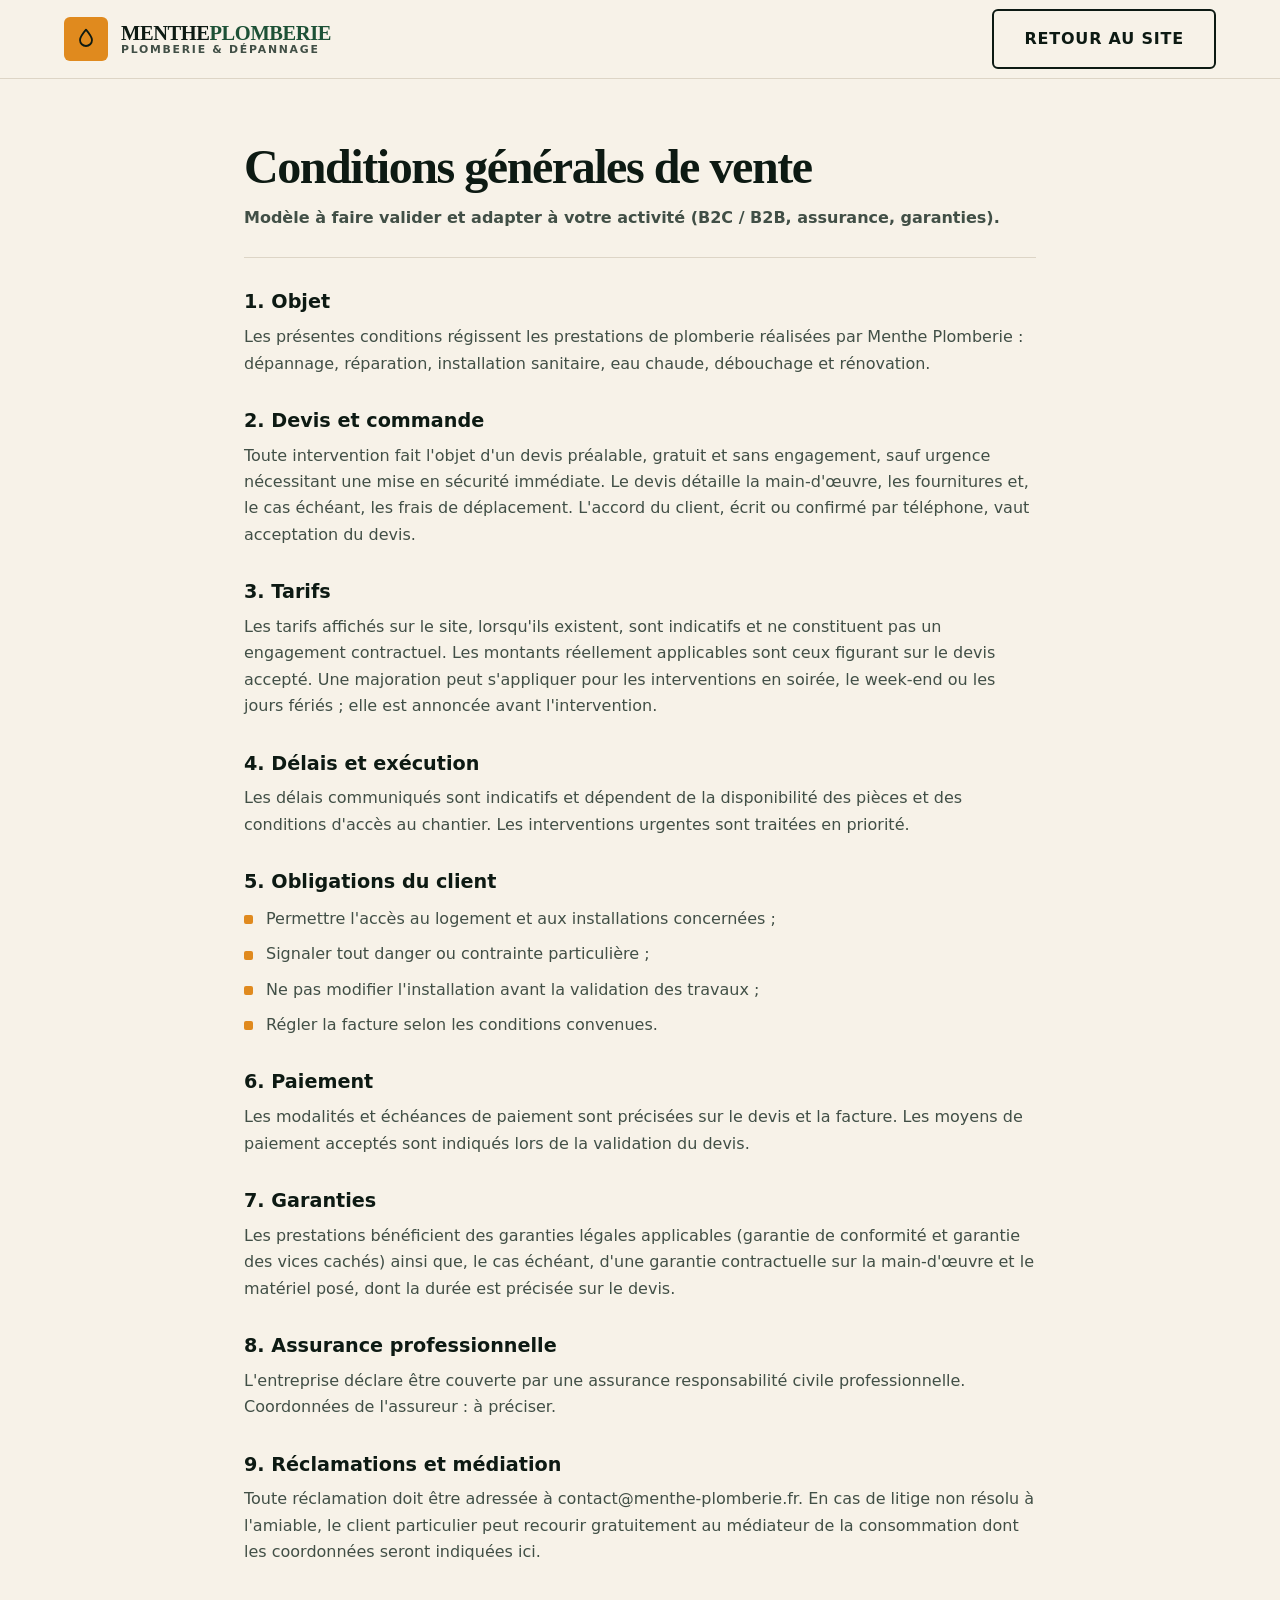
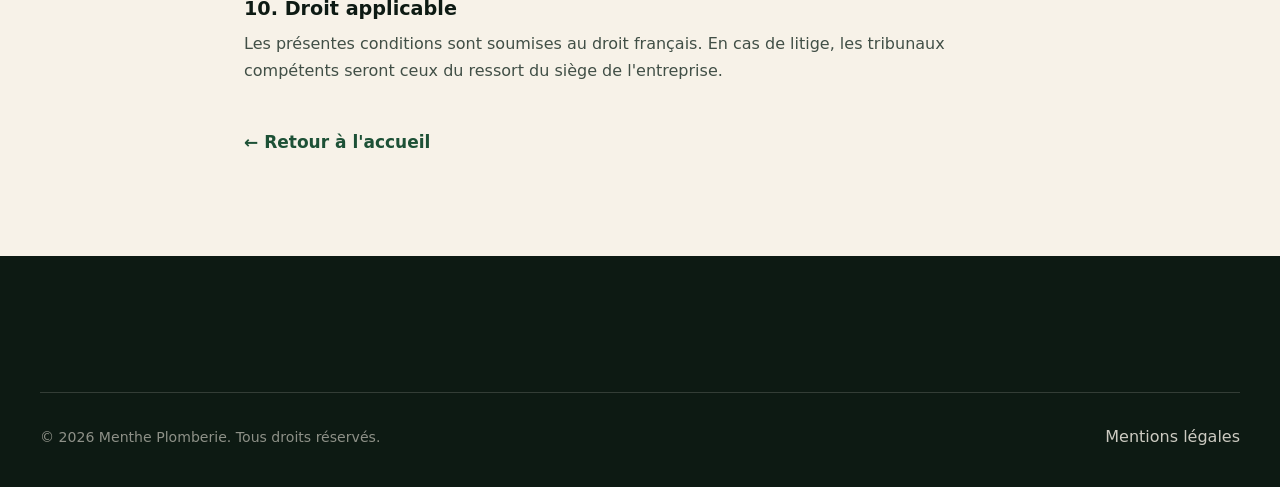
<file: cgv.html>
<!DOCTYPE html>
<html lang="fr">
<head>
  <meta charset="UTF-8" />
  <meta name="viewport" content="width=device-width, initial-scale=1.0" />
  <title>Conditions générales de vente — Menthe Plomberie</title>
  <meta name="description" content="Conditions générales de vente des prestations de plomberie de Menthe Plomberie : devis, tarifs, délais, garanties et médiation." />
  <meta name="robots" content="noindex, follow" />
  <meta name="theme-color" content="#0d9a8b" />
  <link href="https://fonts.googleapis.com/css2?family=Outfit:wght@300;400;500;600;700;800&display=swap" rel="stylesheet" />
  <link rel="stylesheet" href="styles.css" />
</head>
<body>
  <header class="header">
    <div class="container header__inner">
      <a href="index.html" class="logo" aria-label="Menthe Plomberie, retour à l'accueil">
        <span class="logo__mark" aria-hidden="true">
          <svg viewBox="0 0 24 24" fill="none" stroke="currentColor" stroke-width="1.8" stroke-linecap="round" stroke-linejoin="round">
            <path d="M12 2.7c3.4 4 6 7.1 6 10.3a6 6 0 0 1-12 0c0-3.2 2.6-6.3 6-10.3Z" />
          </svg>
        </span>
        <span class="logo__text">
          <strong>Menthe<span>Plomberie</span></strong>
          <small>Plomberie &amp; Dépannage</small>
        </span>
      </a>
      <a href="index.html" class="btn btn--ghost">Retour au site</a>
    </div>
  </header>

  <main class="legal">
    <div class="container legal__inner">
      <h1>Conditions générales de vente</h1>
      <p class="legal__updated">Modèle à faire valider et adapter à votre activité (B2C / B2B, assurance, garanties).</p>

      <h2>1. Objet</h2>
      <p>
        Les présentes conditions régissent les prestations de plomberie réalisées par Menthe Plomberie :
        dépannage, réparation, installation sanitaire, eau chaude, débouchage et rénovation.
      </p>

      <h2>2. Devis et commande</h2>
      <p>
        Toute intervention fait l'objet d'un devis préalable, gratuit et sans engagement, sauf urgence
        nécessitant une mise en sécurité immédiate. Le devis détaille la main-d'œuvre, les fournitures
        et, le cas échéant, les frais de déplacement. L'accord du client, écrit ou confirmé par
        téléphone, vaut acceptation du devis.
      </p>

      <h2>3. Tarifs</h2>
      <p>
        Les tarifs affichés sur le site, lorsqu'ils existent, sont indicatifs et ne constituent pas un
        engagement contractuel. Les montants réellement applicables sont ceux figurant sur le devis
        accepté. Une majoration peut s'appliquer pour les interventions en soirée, le week-end ou les
        jours fériés ; elle est annoncée avant l'intervention.
      </p>

      <h2>4. Délais et exécution</h2>
      <p>
        Les délais communiqués sont indicatifs et dépendent de la disponibilité des pièces et des
        conditions d'accès au chantier. Les interventions urgentes sont traitées en priorité.
      </p>

      <h2>5. Obligations du client</h2>
      <ul>
        <li>Permettre l'accès au logement et aux installations concernées ;</li>
        <li>Signaler tout danger ou contrainte particulière ;</li>
        <li>Ne pas modifier l'installation avant la validation des travaux ;</li>
        <li>Régler la facture selon les conditions convenues.</li>
      </ul>

      <h2>6. Paiement</h2>
      <p>
        Les modalités et échéances de paiement sont précisées sur le devis et la facture. Les moyens de
        paiement acceptés sont indiqués lors de la validation du devis.
      </p>

      <h2>7. Garanties</h2>
      <p>
        Les prestations bénéficient des garanties légales applicables (garantie de conformité et
        garantie des vices cachés) ainsi que, le cas échéant, d'une garantie contractuelle sur la
        main-d'œuvre et le matériel posé, dont la durée est précisée sur le devis.
      </p>

      <h2>8. Assurance professionnelle</h2>
      <p>
        L'entreprise déclare être couverte par une assurance responsabilité civile professionnelle.
        Coordonnées de l'assureur : à préciser.
      </p>

      <h2>9. Réclamations et médiation</h2>
      <p>
        Toute réclamation doit être adressée à contact@menthe-plomberie.fr. En cas de litige non résolu
        à l'amiable, le client particulier peut recourir gratuitement au médiateur de la consommation
        dont les coordonnées seront indiquées ici.
      </p>

      <h2>10. Droit applicable</h2>
      <p>
        Les présentes conditions sont soumises au droit français. En cas de litige, les tribunaux
        compétents seront ceux du ressort du siège de l'entreprise.
      </p>

      <a href="index.html" class="legal__back">← Retour à l'accueil</a>
    </div>
  </main>

  <footer class="footer">
    <div class="container footer__bottom">
      <p>© <span id="year">2026</span> Menthe Plomberie. Tous droits réservés.</p>
      <nav class="footer__col" aria-label="Liens légaux">
        <a href="mentions-legales.html">Mentions légales</a>
      </nav>
    </div>
  </footer>

  <script>
    document.getElementById('year').textContent = new Date().getFullYear();
  </script>
</body>
</html>
</file>
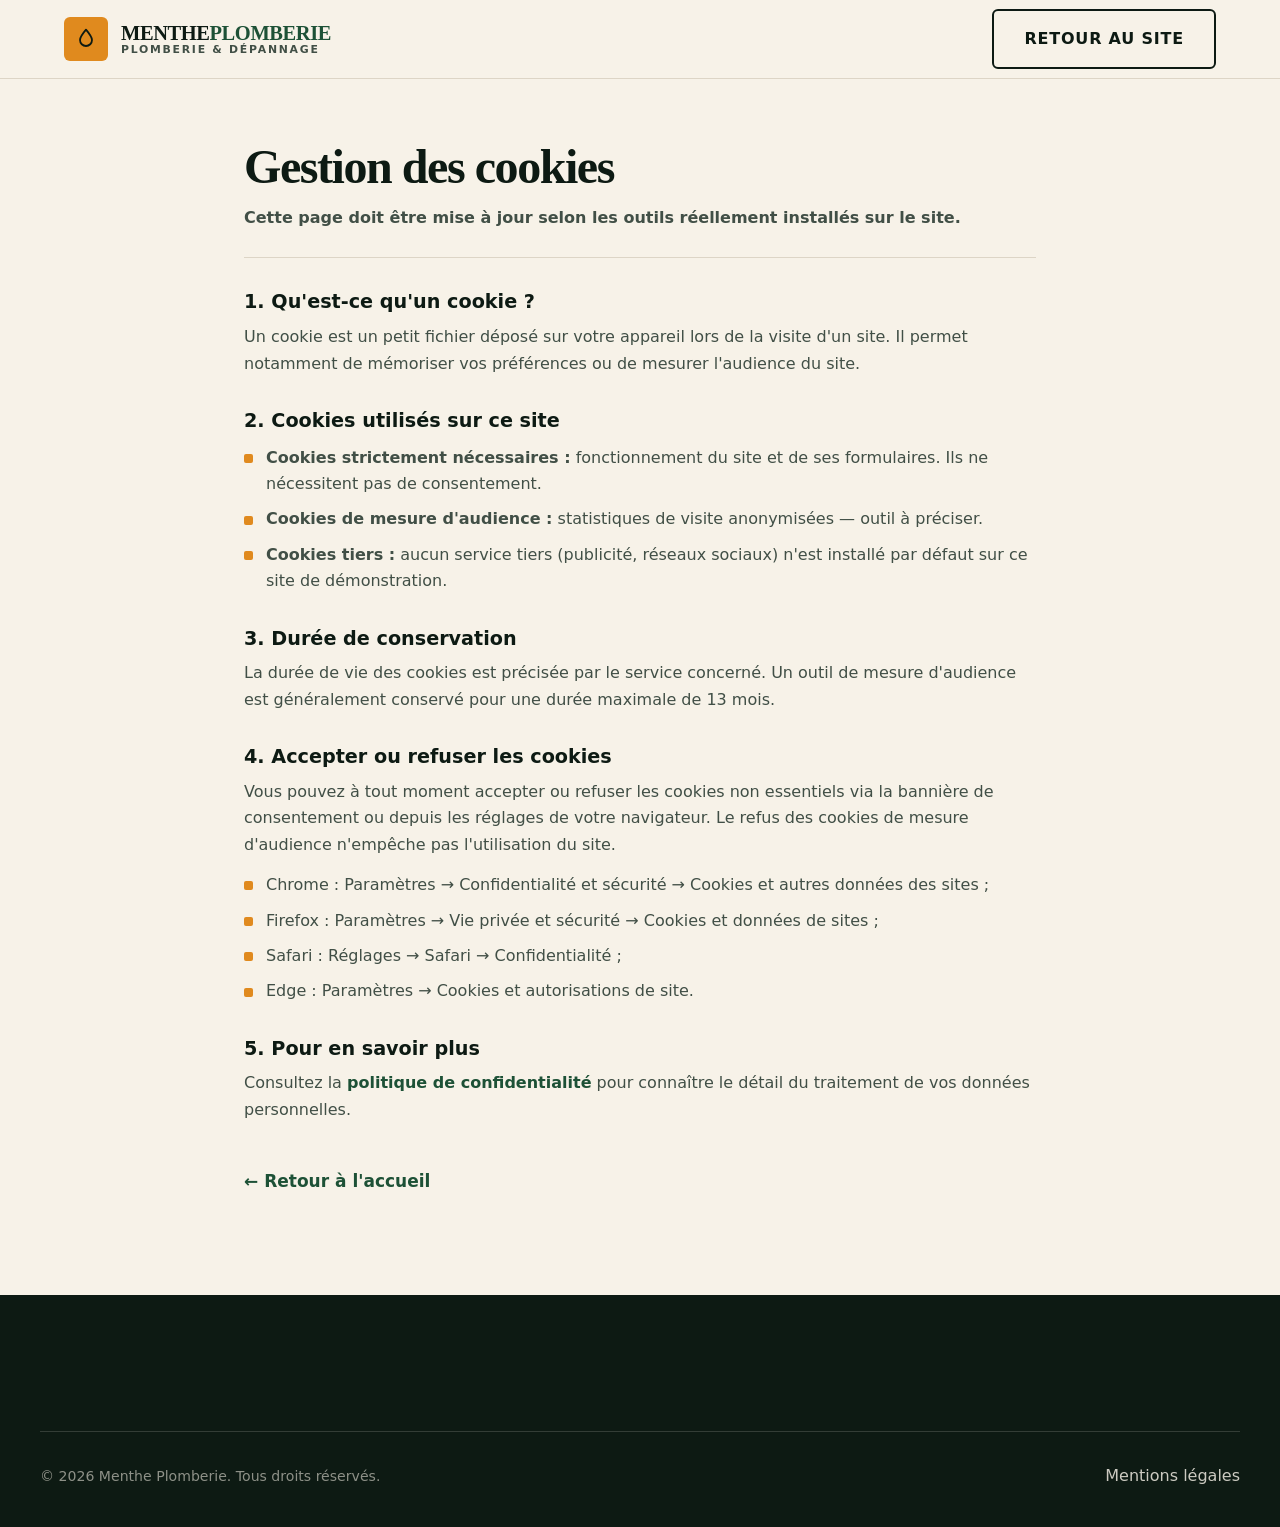
<file: gestion-cookies.html>
<!DOCTYPE html>
<html lang="fr">
<head>
  <meta charset="UTF-8" />
  <meta name="viewport" content="width=device-width, initial-scale=1.0" />
  <title>Gestion des cookies — Menthe Plomberie</title>
  <meta name="description" content="Gestion des cookies du site de Menthe Plomberie : cookies utilisés, finalités et moyens de les accepter ou de les refuser." />
  <meta name="robots" content="noindex, follow" />
  <meta name="theme-color" content="#0d9a8b" />
  <link href="https://fonts.googleapis.com/css2?family=Outfit:wght@300;400;500;600;700;800&display=swap" rel="stylesheet" />
  <link rel="stylesheet" href="styles.css" />
</head>
<body>
  <header class="header">
    <div class="container header__inner">
      <a href="index.html" class="logo" aria-label="Menthe Plomberie, retour à l'accueil">
        <span class="logo__mark" aria-hidden="true">
          <svg viewBox="0 0 24 24" fill="none" stroke="currentColor" stroke-width="1.8" stroke-linecap="round" stroke-linejoin="round">
            <path d="M12 2.7c3.4 4 6 7.1 6 10.3a6 6 0 0 1-12 0c0-3.2 2.6-6.3 6-10.3Z" />
          </svg>
        </span>
        <span class="logo__text">
          <strong>Menthe<span>Plomberie</span></strong>
          <small>Plomberie &amp; Dépannage</small>
        </span>
      </a>
      <a href="index.html" class="btn btn--ghost">Retour au site</a>
    </div>
  </header>

  <main class="legal">
    <div class="container legal__inner">
      <h1>Gestion des cookies</h1>
      <p class="legal__updated">Cette page doit être mise à jour selon les outils réellement installés sur le site.</p>

      <h2>1. Qu'est-ce qu'un cookie ?</h2>
      <p>
        Un cookie est un petit fichier déposé sur votre appareil lors de la visite d'un site. Il permet
        notamment de mémoriser vos préférences ou de mesurer l'audience du site.
      </p>

      <h2>2. Cookies utilisés sur ce site</h2>
      <ul>
        <li><strong>Cookies strictement nécessaires :</strong> fonctionnement du site et de ses formulaires. Ils ne nécessitent pas de consentement.</li>
        <li><strong>Cookies de mesure d'audience :</strong> statistiques de visite anonymisées — outil à préciser.</li>
        <li><strong>Cookies tiers :</strong> aucun service tiers (publicité, réseaux sociaux) n'est installé par défaut sur ce site de démonstration.</li>
      </ul>

      <h2>3. Durée de conservation</h2>
      <p>
        La durée de vie des cookies est précisée par le service concerné. Un outil de mesure d'audience
        est généralement conservé pour une durée maximale de 13 mois.
      </p>

      <h2>4. Accepter ou refuser les cookies</h2>
      <p>
        Vous pouvez à tout moment accepter ou refuser les cookies non essentiels via la bannière de
        consentement ou depuis les réglages de votre navigateur. Le refus des cookies de mesure
        d'audience n'empêche pas l'utilisation du site.
      </p>
      <ul>
        <li>Chrome : Paramètres → Confidentialité et sécurité → Cookies et autres données des sites ;</li>
        <li>Firefox : Paramètres → Vie privée et sécurité → Cookies et données de sites ;</li>
        <li>Safari : Réglages → Safari → Confidentialité ;</li>
        <li>Edge : Paramètres → Cookies et autorisations de site.</li>
      </ul>

      <h2>5. Pour en savoir plus</h2>
      <p>
        Consultez la <a href="politique-confidentialite.html">politique de confidentialité</a> pour
        connaître le détail du traitement de vos données personnelles.
      </p>

      <a href="index.html" class="legal__back">← Retour à l'accueil</a>
    </div>
  </main>

  <footer class="footer">
    <div class="container footer__bottom">
      <p>© <span id="year">2026</span> Menthe Plomberie. Tous droits réservés.</p>
      <nav class="footer__col" aria-label="Liens légaux">
        <a href="mentions-legales.html">Mentions légales</a>
      </nav>
    </div>
  </footer>

  <script>
    document.getElementById('year').textContent = new Date().getFullYear();
  </script>
</body>
</html>
</file>
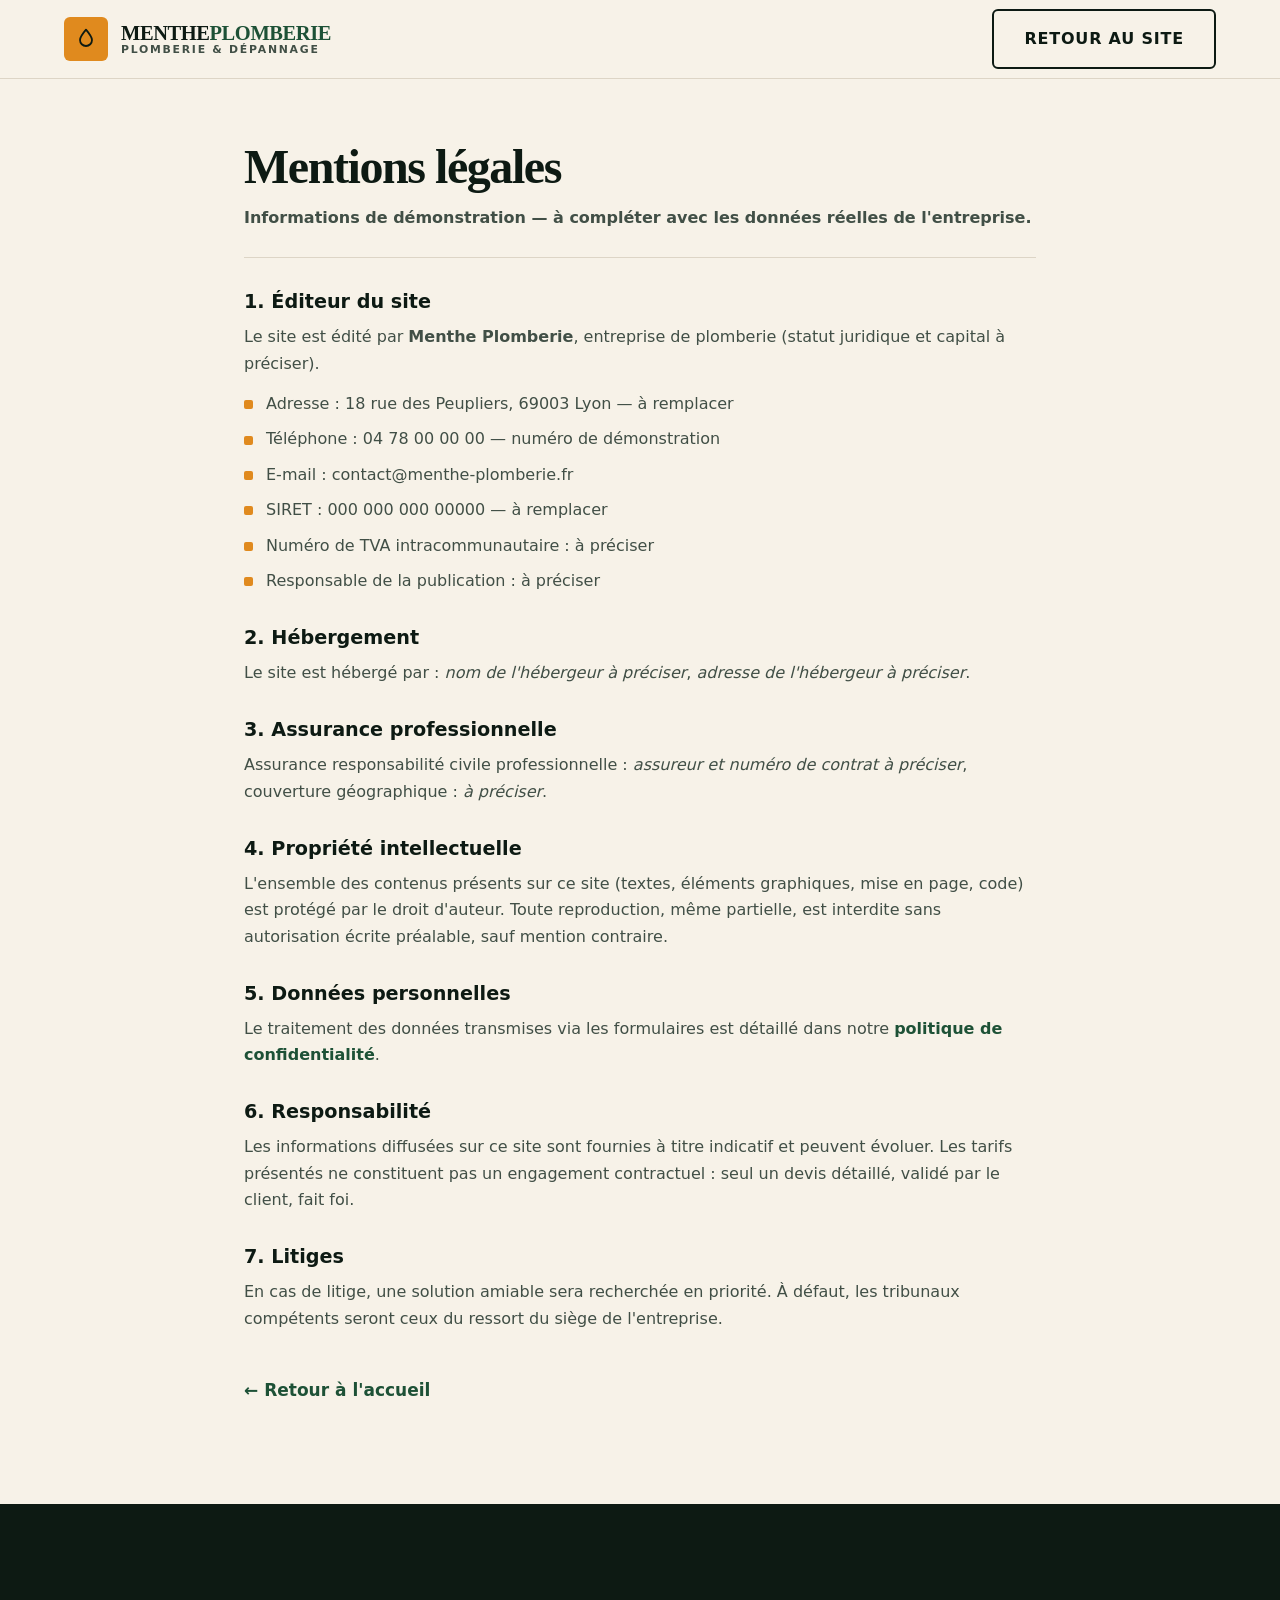
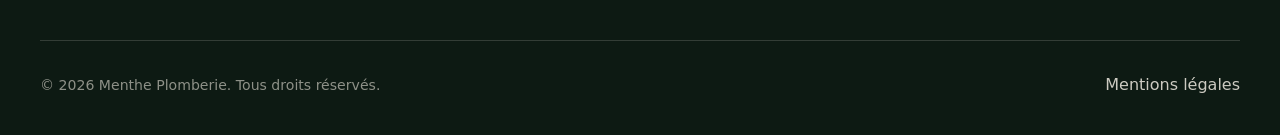
<file: mentions-legales.html>
<!DOCTYPE html>
<html lang="fr">
<head>
  <meta charset="UTF-8" />
  <meta name="viewport" content="width=device-width, initial-scale=1.0" />
  <title>Mentions légales — Menthe Plomberie</title>
  <meta name="description" content="Mentions légales du site de Menthe Plomberie, entreprise de plomberie à Lyon : éditeur, hébergeur, propriété intellectuelle et coordonnées." />
  <meta name="robots" content="noindex, follow" />
  <meta name="theme-color" content="#0d9a8b" />
  <link href="https://fonts.googleapis.com/css2?family=Outfit:wght@300;400;500;600;700;800&display=swap" rel="stylesheet" />
  <link rel="stylesheet" href="styles.css" />
</head>
<body>
  <header class="header">
    <div class="container header__inner">
      <a href="index.html" class="logo" aria-label="Menthe Plomberie, retour à l'accueil">
        <span class="logo__mark" aria-hidden="true">
          <svg viewBox="0 0 24 24" fill="none" stroke="currentColor" stroke-width="1.8" stroke-linecap="round" stroke-linejoin="round">
            <path d="M12 2.7c3.4 4 6 7.1 6 10.3a6 6 0 0 1-12 0c0-3.2 2.6-6.3 6-10.3Z" />
          </svg>
        </span>
        <span class="logo__text">
          <strong>Menthe<span>Plomberie</span></strong>
          <small>Plomberie &amp; Dépannage</small>
        </span>
      </a>
      <a href="index.html" class="btn btn--ghost">Retour au site</a>
    </div>
  </header>

  <main class="legal">
    <div class="container legal__inner">
      <h1>Mentions légales</h1>
      <p class="legal__updated">Informations de démonstration — à compléter avec les données réelles de l'entreprise.</p>

      <h2>1. Éditeur du site</h2>
      <p>
        Le site est édité par <strong>Menthe Plomberie</strong>, entreprise de plomberie
        (statut juridique et capital à préciser).
      </p>
      <ul>
        <li>Adresse : 18 rue des Peupliers, 69003 Lyon — à remplacer</li>
        <li>Téléphone : 04 78 00 00 00 — numéro de démonstration</li>
        <li>E-mail : contact@menthe-plomberie.fr</li>
        <li>SIRET : 000 000 000 00000 — à remplacer</li>
        <li>Numéro de TVA intracommunautaire : à préciser</li>
        <li>Responsable de la publication : à préciser</li>
      </ul>

      <h2>2. Hébergement</h2>
      <p>
        Le site est hébergé par : <em>nom de l'hébergeur à préciser</em>, <em>adresse de l'hébergeur à préciser</em>.
      </p>

      <h2>3. Assurance professionnelle</h2>
      <p>
        Assurance responsabilité civile professionnelle : <em>assureur et numéro de contrat à préciser</em>,
        couverture géographique : <em>à préciser</em>.
      </p>

      <h2>4. Propriété intellectuelle</h2>
      <p>
        L'ensemble des contenus présents sur ce site (textes, éléments graphiques, mise en page, code)
        est protégé par le droit d'auteur. Toute reproduction, même partielle, est interdite sans
        autorisation écrite préalable, sauf mention contraire.
      </p>

      <h2>5. Données personnelles</h2>
      <p>
        Le traitement des données transmises via les formulaires est détaillé dans notre
        <a href="politique-confidentialite.html">politique de confidentialité</a>.
      </p>

      <h2>6. Responsabilité</h2>
      <p>
        Les informations diffusées sur ce site sont fournies à titre indicatif et peuvent évoluer.
        Les tarifs présentés ne constituent pas un engagement contractuel : seul un devis détaillé,
        validé par le client, fait foi.
      </p>

      <h2>7. Litiges</h2>
      <p>
        En cas de litige, une solution amiable sera recherchée en priorité. À défaut, les tribunaux
        compétents seront ceux du ressort du siège de l'entreprise.
      </p>

      <a href="index.html" class="legal__back">← Retour à l'accueil</a>
    </div>
  </main>

  <footer class="footer">
    <div class="container footer__bottom">
      <p>© <span id="year">2026</span> Menthe Plomberie. Tous droits réservés.</p>
      <nav class="footer__col" aria-label="Liens légaux">
        <a href="mentions-legales.html">Mentions légales</a>
      </nav>
    </div>
  </footer>

  <script>
    document.getElementById('year').textContent = new Date().getFullYear();
  </script>
</body>
</html>
</file>
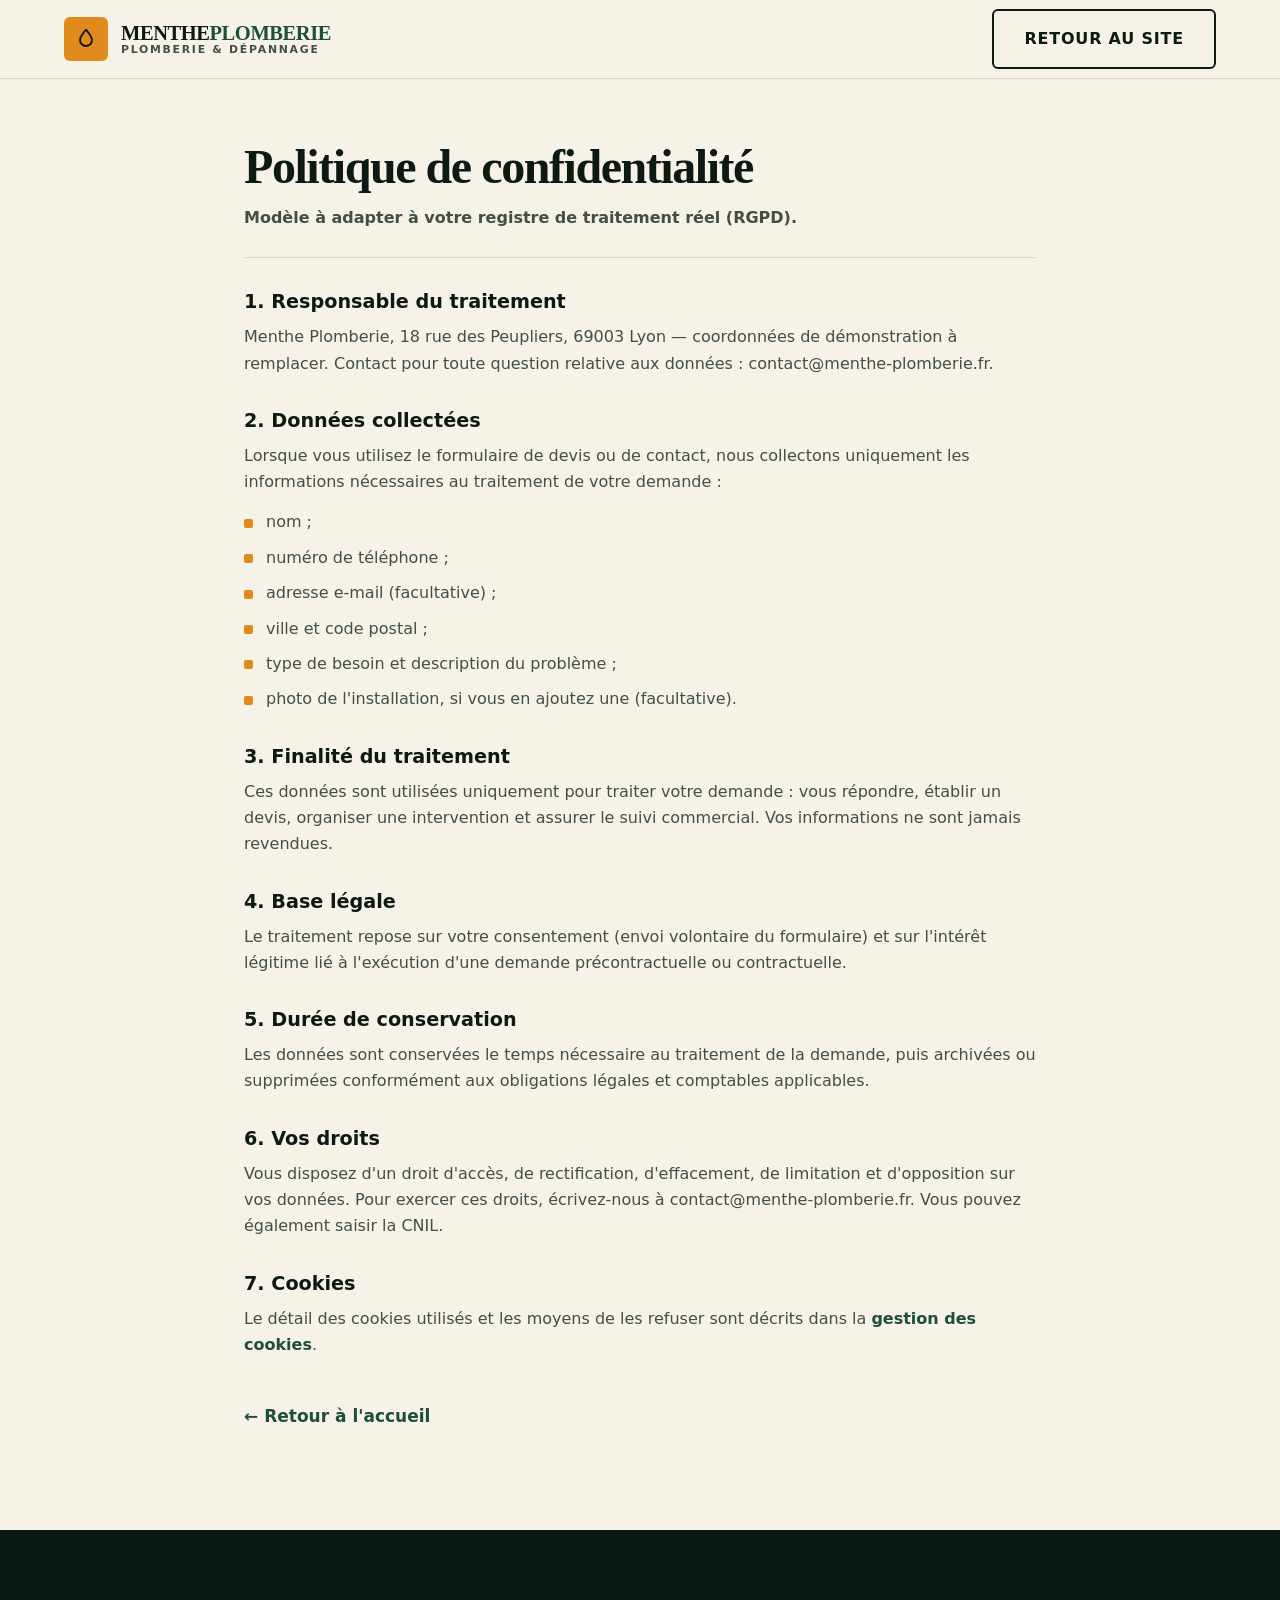
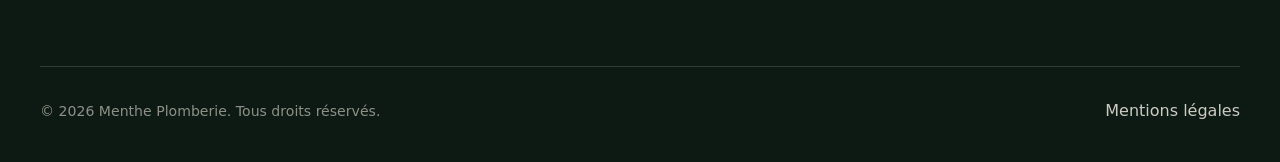
<file: politique-confidentialite.html>
<!DOCTYPE html>
<html lang="fr">
<head>
  <meta charset="UTF-8" />
  <meta name="viewport" content="width=device-width, initial-scale=1.0" />
  <title>Politique de confidentialité — Menthe Plomberie</title>
  <meta name="description" content="Politique de confidentialité et traitement des données personnelles du site de Menthe Plomberie, plombier à Lyon." />
  <meta name="robots" content="noindex, follow" />
  <meta name="theme-color" content="#0d9a8b" />
  <link href="https://fonts.googleapis.com/css2?family=Outfit:wght@300;400;500;600;700;800&display=swap" rel="stylesheet" />
  <link rel="stylesheet" href="styles.css" />
</head>
<body>
  <header class="header">
    <div class="container header__inner">
      <a href="index.html" class="logo" aria-label="Menthe Plomberie, retour à l'accueil">
        <span class="logo__mark" aria-hidden="true">
          <svg viewBox="0 0 24 24" fill="none" stroke="currentColor" stroke-width="1.8" stroke-linecap="round" stroke-linejoin="round">
            <path d="M12 2.7c3.4 4 6 7.1 6 10.3a6 6 0 0 1-12 0c0-3.2 2.6-6.3 6-10.3Z" />
          </svg>
        </span>
        <span class="logo__text">
          <strong>Menthe<span>Plomberie</span></strong>
          <small>Plomberie &amp; Dépannage</small>
        </span>
      </a>
      <a href="index.html" class="btn btn--ghost">Retour au site</a>
    </div>
  </header>

  <main class="legal">
    <div class="container legal__inner">
      <h1>Politique de confidentialité</h1>
      <p class="legal__updated">Modèle à adapter à votre registre de traitement réel (RGPD).</p>

      <h2>1. Responsable du traitement</h2>
      <p>
        Menthe Plomberie, 18 rue des Peupliers, 69003 Lyon — coordonnées de démonstration à remplacer.
        Contact pour toute question relative aux données : contact@menthe-plomberie.fr.
      </p>

      <h2>2. Données collectées</h2>
      <p>
        Lorsque vous utilisez le formulaire de devis ou de contact, nous collectons uniquement les
        informations nécessaires au traitement de votre demande :
      </p>
      <ul>
        <li>nom ;</li>
        <li>numéro de téléphone ;</li>
        <li>adresse e-mail (facultative) ;</li>
        <li>ville et code postal ;</li>
        <li>type de besoin et description du problème ;</li>
        <li>photo de l'installation, si vous en ajoutez une (facultative).</li>
      </ul>

      <h2>3. Finalité du traitement</h2>
      <p>
        Ces données sont utilisées uniquement pour traiter votre demande : vous répondre, établir un
        devis, organiser une intervention et assurer le suivi commercial. Vos informations ne sont
        jamais revendues.
      </p>

      <h2>4. Base légale</h2>
      <p>
        Le traitement repose sur votre consentement (envoi volontaire du formulaire) et sur l'intérêt
        légitime lié à l'exécution d'une demande précontractuelle ou contractuelle.
      </p>

      <h2>5. Durée de conservation</h2>
      <p>
        Les données sont conservées le temps nécessaire au traitement de la demande, puis archivées
        ou supprimées conformément aux obligations légales et comptables applicables.
      </p>

      <h2>6. Vos droits</h2>
      <p>
        Vous disposez d'un droit d'accès, de rectification, d'effacement, de limitation et
        d'opposition sur vos données. Pour exercer ces droits, écrivez-nous à
        contact@menthe-plomberie.fr. Vous pouvez également saisir la CNIL.
      </p>

      <h2>7. Cookies</h2>
      <p>
        Le détail des cookies utilisés et les moyens de les refuser sont décrits dans la
        <a href="gestion-cookies.html">gestion des cookies</a>.
      </p>

      <a href="index.html" class="legal__back">← Retour à l'accueil</a>
    </div>
  </main>

  <footer class="footer">
    <div class="container footer__bottom">
      <p>© <span id="year">2026</span> Menthe Plomberie. Tous droits réservés.</p>
      <nav class="footer__col" aria-label="Liens légaux">
        <a href="mentions-legales.html">Mentions légales</a>
      </nav>
    </div>
  </footer>

  <script>
    document.getElementById('year').textContent = new Date().getFullYear();
  </script>
</body>
</html>
</file>
<file: styles.css>
/* =========================================================
   MENTHE PLOMBERIE — identité artisan premium française
   Vert profond · Ivoire chaud · Ambre
   ========================================================= */

:root {
  /* Couleurs */
  --ink:        #0d1a13;   /* vert très profond, presque noir */
  --ink-2:      #14261b;
  --ink-3:      #1b3325;
  --green:      #1d5136;   /* vert sombre secondaire */
  --green-2:    #2a6b48;
  --ivory:      #f7f2e8;   /* blanc cassé chaud */
  --ivory-2:    #efe9dc;
  --ivory-3:    #e6dfcf;
  --amber:      #e08a1e;   /* orange chaud */
  --amber-2:    #bd6d0c;
  --ink-soft:   #414f46;
  --line:       #ddd5c6;
  --line-dark:  rgba(247, 242, 232, .16);

  /* Typographies */
  --font-display: 'Fraunces', 'Times New Roman', Georgia, serif;
  --font-sans: 'Inter', system-ui, -apple-system, 'Segoe UI', sans-serif;

  /* Rythme */
  --container: 1200px;
  --r: 6px;
  --r-lg: 10px;
  --shadow: 0 24px 60px rgba(13, 26, 19, .16);

  --ease: cubic-bezier(.22, .8, .28, 1);
  --header-h: 78px;
}

* { box-sizing: border-box; margin: 0; padding: 0; }

html { scroll-behavior: smooth; scroll-padding-top: 100px; }

body {
  font-family: var(--font-sans);
  font-size: 1.0625rem;
  line-height: 1.65;
  color: var(--ink);
  background: var(--ivory);
  -webkit-font-smoothing: antialiased;
  overflow-x: clip;
}

img, svg { display: block; max-width: 100%; }
ul, ol { list-style: none; }
a { color: inherit; text-decoration: none; }
button { font: inherit; cursor: pointer; }

::selection { background: var(--amber); color: var(--ink); }

.container {
  width: 100%;
  max-width: var(--container);
  margin-inline: auto;
  padding-inline: 24px;
}

.skip-link {
  position: absolute;
  left: -9999px;
  top: 0;
  z-index: 999;
  background: var(--amber);
  color: var(--ink);
  font-weight: 700;
  padding: 12px 20px;
}
.skip-link:focus { left: 0; }

/* =========================================================
   TYPOGRAPHIE
   ========================================================= */
h1, h2, h3, .display { font-family: var(--font-display); font-weight: 700; }

h1 {
  font-size: clamp(2.4rem, 5.4vw, 4.4rem);
  line-height: 1;
  letter-spacing: -.03em;
}

h2 {
  font-size: clamp(1.85rem, 4vw, 3.1rem);
  line-height: 1.03;
  letter-spacing: -.02em;
  text-transform: uppercase;
}

h3 { font-size: 1.3rem; line-height: 1.2; letter-spacing: -.01em; }

.lead {
  font-size: clamp(1.0625rem, 1.5vw, 1.22rem);
  line-height: 1.6;
  color: var(--ink-soft);
  max-width: 62ch;
}

.eyebrow {
  display: inline-flex;
  align-items: center;
  gap: 12px;
  font-size: .78rem;
  font-weight: 700;
  letter-spacing: .18em;
  text-transform: uppercase;
  color: var(--green);
}
.eyebrow::before { content: ''; width: 30px; height: 2px; background: var(--amber); flex: none; }
.section--dark .eyebrow { color: var(--amber); }

.section-head { max-width: 880px; margin-bottom: 52px; }
.section-head h2 { margin: 18px 0 18px; }
.section-head p { font-size: 1.09rem; color: var(--ink-soft); max-width: 66ch; }
.section--dark .section-head p { color: rgba(247, 242, 232, .76); }
.section--dark .lead, .section--green .lead { color: rgba(247, 242, 232, .8); }
.section-head--flush { margin-top: -24px; }
.section-head--center { margin-inline: auto; text-align: center; }
.section-head--center .eyebrow { justify-content: center; }

/* =========================================================
   SECTIONS
   ========================================================= */
.section { padding: 96px 0; }
.section--tight { padding: 68px 0; }
.section--ivory2 { background: var(--ivory-2); }
.section--dark { background: var(--ink); color: var(--ivory); }
.section--green { background: var(--green); color: var(--ivory); }
.section--dark h2, .section--green h2 { color: var(--ivory); }

.divider { height: 1px; background: var(--line); border: 0; }
.section--dark .divider { background: var(--line-dark); }

/* =========================================================
   BOUTONS
   ========================================================= */
.btn {
  display: inline-flex;
  align-items: center;
  justify-content: center;
  gap: 12px;
  font-family: var(--font-sans);
  font-size: 1rem;
  font-weight: 700;
  letter-spacing: .05em;
  text-transform: uppercase;
  line-height: 1;
  padding: 20px 30px;
  border: 2px solid transparent;
  border-radius: var(--r);
  transition: background-color .2s var(--ease), color .2s var(--ease),
              border-color .2s var(--ease), transform .2s var(--ease);
}
.btn svg { width: 18px; height: 18px; flex: none; }

.btn--amber { background: var(--amber); color: var(--ink); }
.btn--amber:hover { background: var(--amber-2); color: #fff; transform: translateY(-2px); }

.btn--ink { background: var(--ink); color: var(--ivory); }
.btn--ink:hover { background: var(--green); transform: translateY(-2px); }

.btn--ghost { background: transparent; border-color: var(--ink); color: var(--ink); }
.btn--ghost:hover { background: var(--ink); color: var(--ivory); }

.btn--ghost-light { background: transparent; border-color: rgba(247, 242, 232, .45); color: var(--ivory); }
.btn--ghost-light:hover { background: var(--ivory); color: var(--ink); border-color: var(--ivory); }

.btn--lg { padding: 24px 40px; font-size: 1.05rem; }
.btn--block { width: 100%; }

.link-arrow {
  display: inline-flex;
  align-items: center;
  gap: 10px;
  font-weight: 700;
  font-size: 1rem;
  letter-spacing: .02em;
  color: var(--green);
  border-bottom: 2px solid var(--amber);
  padding-bottom: 3px;
  transition: gap .2s var(--ease), color .2s var(--ease);
}
.link-arrow:hover { gap: 16px; color: var(--amber-2); }
.link-arrow svg { width: 17px; height: 17px; }
.section--dark .link-arrow { color: var(--ivory); }

/* =========================================================
   PHOTOGRAPHIES (emplacements clairement identifiés)
   ========================================================= */
.photo {
  position: relative;
  overflow: hidden;
  border-radius: var(--r);
  background:
    radial-gradient(120% 90% at 20% 0%, #1d3d29 0%, transparent 60%),
    linear-gradient(155deg, #16291e 0%, #0b1710 62%, #12261a 100%);
  display: grid;
  place-items: center;
  isolation: isolate;
}
.photo::before {
  content: '';
  position: absolute;
  inset: 0;
  background-image:
    linear-gradient(rgba(247, 242, 232, .055) 1px, transparent 1px),
    linear-gradient(90deg, rgba(247, 242, 232, .055) 1px, transparent 1px);
  background-size: 46px 46px;
  z-index: -1;
}
.photo::after {
  content: attr(data-photo);
  position: absolute;
  left: 14px;
  right: 14px;
  bottom: 14px;
  padding: 9px 13px;
  border-radius: 4px;
  background: rgba(9, 18, 13, .74);
  border: 1px solid rgba(247, 242, 232, .22);
  color: rgba(247, 242, 232, .92);
  font-family: var(--font-sans);
  font-size: .74rem;
  font-weight: 600;
  letter-spacing: .05em;
  text-transform: uppercase;
  backdrop-filter: blur(3px);
}
.photo img { position: absolute; inset: 0; width: 100%; height: 100%; object-fit: cover; }

.photo--hero  { aspect-ratio: 4 / 5; }
.photo--tall  { aspect-ratio: 3 / 4; }
.photo--wide  { aspect-ratio: 16 / 9; }
.photo--band  { aspect-ratio: 21 / 9; }
.photo--land  { aspect-ratio: 4 / 3; }
.photo--sq    { aspect-ratio: 1 / 1; }
.photo--free  { min-height: 340px; height: 100%; }

.photo--flush { border-radius: 0; }

/* =========================================================
   EN-TÊTE
   ========================================================= */
.topbar {
  background: var(--ink);
  color: rgba(247, 242, 232, .82);
  font-size: .86rem;
}
.topbar__inner {
  display: flex;
  align-items: center;
  justify-content: space-between;
  gap: 20px;
  padding-block: 9px;
}
.topbar strong { color: var(--amber); }

.header {
  position: sticky;
  top: 0;
  z-index: 100;
  background: var(--ivory);
  border-bottom: 1px solid var(--line);
  transition: box-shadow .25s var(--ease);
}
.header.is-scrolled { box-shadow: 0 10px 30px rgba(13, 26, 19, .09); }

.header__inner {
  min-height: var(--header-h);
  display: flex;
  align-items: center;
  justify-content: space-between;
  gap: 24px;
}

.logo { display: inline-flex; align-items: center; gap: 13px; }
.logo__mark {
  width: 44px; height: 44px;
  flex: none;
  display: grid; place-items: center;
  border-radius: var(--r);
  background: var(--amber);
  color: var(--ink);
}
.logo__mark svg { width: 24px; height: 24px; }
.logo__text { display: flex; flex-direction: column; line-height: 1.1; }
.logo__text strong {
  font-family: var(--font-display);
  font-size: 1.28rem;
  font-weight: 900;
  letter-spacing: -.02em;
  text-transform: uppercase;
}
.logo__text strong span { color: var(--green); }
.logo__text small {
  font-size: .68rem;
  font-weight: 700;
  letter-spacing: .16em;
  text-transform: uppercase;
  color: var(--ink-soft);
}
.logo--light .logo__text strong { color: var(--ivory); }
.logo--light .logo__text strong span { color: var(--amber); }
.logo--light .logo__text small { color: rgba(247, 242, 232, .6); }
.logo--light .logo__mark { background: var(--amber); color: var(--ink); }

.nav { display: flex; align-items: center; gap: 30px; }
.nav__list { display: flex; align-items: center; gap: 26px; }
.nav__link {
  position: relative;
  font-size: .98rem;
  font-weight: 600;
  color: var(--ink);
  padding: 6px 0;
}
.nav__link::after {
  content: '';
  position: absolute;
  left: 0; right: 100%; bottom: 0;
  height: 2px;
  background: var(--amber);
  transition: right .22s var(--ease);
}
.nav__link:hover::after, .nav__link.is-active::after { right: 0; }
.nav__link.is-active { color: var(--green); }

.header__actions { display: flex; align-items: center; gap: 18px; }
.header__phone { display: flex; flex-direction: column; line-height: 1.15; }
.header__phone small {
  font-size: .68rem;
  font-weight: 700;
  letter-spacing: .14em;
  text-transform: uppercase;
  color: var(--ink-soft);
}
.header__phone strong { font-size: 1.12rem; font-weight: 700; font-family: var(--font-display); }
.header__actions .btn { padding: 16px 22px; font-size: .9rem; }

.nav__mobile-actions { display: none; }

.burger {
  display: none;
  width: 50px; height: 50px;
  border: 2px solid var(--ink);
  border-radius: var(--r);
  background: transparent;
  position: relative;
  z-index: 120;
}
.burger__box { display: block; width: 22px; height: 14px; margin: 0 auto; position: relative; }
.burger__line {
  position: absolute; left: 0;
  width: 100%; height: 2px;
  background: var(--ink);
  transition: transform .3s var(--ease), opacity .2s var(--ease);
}
.burger__line:nth-child(1) { top: 0; }
.burger__line:nth-child(2) { top: 6px; }
.burger__line:nth-child(3) { top: 12px; }
.burger.is-open .burger__line:nth-child(1) { transform: translateY(6px) rotate(45deg); }
.burger.is-open .burger__line:nth-child(2) { opacity: 0; }
.burger.is-open .burger__line:nth-child(3) { transform: translateY(-6px) rotate(-45deg); }

.header__scrim {
  position: fixed;
  inset: 0;
  background: rgba(13, 26, 19, .55);
  opacity: 0;
  transition: opacity .25s var(--ease);
}
.header__scrim.is-visible { opacity: 1; }

/* =========================================================
   HERO
   ========================================================= */
.hero { position: relative; background: var(--ivory); padding: 72px 0 84px; overflow: hidden; }
.hero__inner {
  display: grid;
  grid-template-columns: 1.02fr .98fr;
  gap: 56px;
  align-items: center;
}
.hero__title { margin: 22px 0 24px; }
.hero__title em { font-style: normal; color: var(--green); }
.hero__lead { font-size: clamp(1.08rem, 1.6vw, 1.3rem); color: var(--ink-soft); max-width: 56ch; }
.hero__actions { display: flex; flex-wrap: wrap; gap: 16px; margin: 34px 0 26px; }

.hero__phone {
  display: flex;
  align-items: center;
  gap: 12px;
  font-size: 1rem;
  color: var(--ink-soft);
}
.hero__phone a { font-weight: 700; color: var(--ink); border-bottom: 2px solid var(--amber); }
.hero__phone a:hover { color: var(--amber-2); }

.hero__checks {
  display: flex;
  flex-wrap: wrap;
  gap: 10px 26px;
  margin-top: 30px;
  padding-top: 26px;
  border-top: 1px solid var(--line);
}
.hero__checks li {
  position: relative;
  padding-left: 26px;
  font-size: .96rem;
  font-weight: 600;
}
.hero__checks li::before {
  content: '';
  position: absolute;
  left: 0; top: .3em;
  width: 16px; height: 16px;
  border-radius: 3px;
  background: var(--ink);
  background-image: url("data:image/svg+xml,%3Csvg xmlns='http://www.w3.org/2000/svg' viewBox='0 0 24 24' fill='none' stroke='%23e08a1e' stroke-width='4' stroke-linecap='round' stroke-linejoin='round'%3E%3Cpath d='M20 6 9 17l-5-5'/%3E%3C/svg%3E");
  background-size: 11px;
  background-position: center;
  background-repeat: no-repeat;
}

.hero__media { position: relative; }
.hero__card {
  position: absolute;
  left: -26px;
  bottom: 26px;
  width: min(300px, 78%);
  background: var(--ink);
  color: var(--ivory);
  border-radius: var(--r);
  padding: 20px 22px;
  box-shadow: var(--shadow);
}
.hero__card-title {
  font-size: .74rem;
  font-weight: 700;
  letter-spacing: .16em;
  text-transform: uppercase;
  color: var(--amber);
  margin-bottom: 12px;
}
.hero__card ul { display: grid; gap: 7px; }
.hero__card li {
  position: relative;
  padding-left: 20px;
  font-size: .95rem;
  font-weight: 500;
}
.hero__card li::before {
  content: '';
  position: absolute;
  left: 0; top: .55em;
  width: 8px; height: 8px;
  background: var(--amber);
  border-radius: 2px;
}
.hero__badge {
  position: absolute;
  top: 22px;
  right: 22px;
  background: var(--amber);
  color: var(--ink);
  font-family: var(--font-display);
  font-weight: 900;
  font-size: 1.15rem;
  letter-spacing: .02em;
  padding: 10px 16px;
  border-radius: var(--r);
}

/* =========================================================
   PROBLÈME
   ========================================================= */
.problem__grid { display: grid; gap: 28px; }
.problem__row { display: grid; gap: 28px; }
.problem__row--a { grid-template-columns: 1.15fr .85fr; }
.problem__row--b { grid-template-columns: .85fr 1.15fr; }

.pcard { display: flex; flex-direction: column; }
.pcard .photo { margin-bottom: 22px; }
.pcard h3 {
  font-size: clamp(1.35rem, 2.2vw, 1.85rem);
  text-transform: uppercase;
  letter-spacing: -.01em;
  margin-bottom: 10px;
}
.pcard p { color: var(--ink-soft); margin-bottom: 18px; }

/* =========================================================
   SERVICES
   ========================================================= */
.srow {
  display: grid;
  grid-template-columns: 1fr 1fr;
  gap: 56px;
  align-items: center;
  padding: 56px 0;
  border-top: 1px solid var(--line);
}
.srow:first-of-type { border-top: 0; padding-top: 0; }
.srow:last-of-type { padding-bottom: 0; }
.srow--reverse .srow__media { order: 2; }
.srow__num {
  font-family: var(--font-display);
  font-size: 1rem;
  font-weight: 900;
  letter-spacing: .12em;
  color: var(--amber-2);
}
.srow h3 {
  font-size: clamp(1.7rem, 3.2vw, 2.6rem);
  text-transform: uppercase;
  line-height: 1.02;
  margin: 12px 0 16px;
}
.srow p { color: var(--ink-soft); margin-bottom: 22px; max-width: 54ch; }
.srow__list { display: grid; grid-template-columns: 1fr 1fr; gap: 8px 26px; margin-bottom: 26px; }
.srow__list li {
  position: relative;
  padding-left: 22px;
  font-size: .98rem;
  font-weight: 500;
}
.srow__list li::before {
  content: '';
  position: absolute;
  left: 0; top: .55em;
  width: 9px; height: 9px;
  background: var(--green);
  border-radius: 2px;
}

/* =========================================================
   CONFIANCE
   ========================================================= */
.trust__grid { display: grid; grid-template-columns: 1fr 1.05fr; gap: 60px; align-items: center; }
.trust__list { display: grid; grid-template-columns: 1fr 1fr; gap: 26px 32px; margin-top: 34px; }
.trust__content .lead { margin-top: 18px; }
.trust__list h4 {
  font-family: var(--font-sans);
  font-size: 1rem;
  font-weight: 700;
  letter-spacing: .02em;
  margin-bottom: 6px;
  color: var(--ivory);
}
.trust__list h4::before { content: '— '; color: var(--amber); }
.trust__list p { font-size: .95rem; color: rgba(247, 242, 232, .74); }
.trust__note {
  margin-top: 34px;
  padding: 16px 20px;
  border-left: 3px solid var(--amber);
  background: rgba(247, 242, 232, .06);
  font-size: .94rem;
  color: rgba(247, 242, 232, .82);
}

/* =========================================================
   AVANT / APRÈS
   ========================================================= */
.ba__headline {
  display: flex;
  flex-wrap: wrap;
  align-items: baseline;
  gap: 18px;
  margin-bottom: 44px;
}
.ba__headline h2 { margin: 0; }
.ba__headline span {
  font-family: var(--font-display);
  font-size: clamp(1.4rem, 3vw, 2.4rem);
  color: var(--amber);
  font-weight: 900;
}
.ba__item { margin-bottom: 52px; }
.ba__item:last-child { margin-bottom: 0; }
.ba__meta {
  display: flex;
  flex-wrap: wrap;
  align-items: baseline;
  gap: 14px;
  margin-bottom: 18px;
}
.ba__meta h3 { font-size: clamp(1.25rem, 2.2vw, 1.7rem); text-transform: uppercase; }
.ba__meta span {
  font-size: .78rem;
  font-weight: 700;
  letter-spacing: .14em;
  text-transform: uppercase;
  color: var(--amber-2);
}
.ba__pair { display: grid; grid-template-columns: 1fr 1fr; gap: 22px; }
.ba__grid { display: grid; grid-template-columns: 1fr 1fr; gap: 44px 32px; }
.ba__grid .ba__item { margin-bottom: 0; }

/* =========================================================
   URGENCE (section sombre dramatique)
   ========================================================= */
.emergency { position: relative; overflow: hidden; background: var(--ink); color: var(--ivory); }
.emergency__inner { position: relative; z-index: 1; display: grid; grid-template-columns: 1.1fr .9fr; gap: 60px; align-items: center; }
.emergency h2 { color: var(--ivory); margin-top: 18px; }
.emergency__sub {
  font-size: clamp(1.1rem, 1.8vw, 1.4rem);
  color: rgba(247, 242, 232, .82);
  margin: 20px 0 32px;
  max-width: 40ch;
}
.emergency__phone {
  display: block;
  font-family: var(--font-display);
  font-size: clamp(2rem, 4.6vw, 3.6rem);
  font-weight: 900;
  letter-spacing: -.02em;
  color: var(--amber);
  line-height: 1;
  margin-bottom: 10px;
}
.emergency__phone:hover { color: #fff; }
.emergency__meta {
  font-size: .82rem;
  font-weight: 600;
  letter-spacing: .12em;
  text-transform: uppercase;
  color: rgba(247, 242, 232, .55);
  margin-bottom: 32px;
}
.emergency__dots { display: grid; gap: 14px; margin-top: 24px; }
.emergency__dots li {
  display: flex;
  gap: 12px;
  align-items: flex-start;
  font-size: .96rem;
  color: rgba(247, 242, 232, .82);
}
.emergency__dots li::before {
  content: '';
  flex: none;
  width: 10px; height: 10px;
  margin-top: .5em;
  background: var(--amber);
  border-radius: 2px;
}

/* =========================================================
   FORMULAIRE MULTI-ÉTAPES
   ========================================================= */
.form-wrap { display: grid; grid-template-columns: .8fr 1.2fr; gap: 60px; align-items: start; }

.form-aside { position: sticky; top: 110px; }
.form-aside h2 { margin: 18px 0 18px; }
.form-aside__list { display: grid; gap: 20px; margin-top: 34px; }
.form-aside__list li { display: flex; gap: 16px; }
.form-aside__list strong {
  flex: none;
  width: 34px; height: 34px;
  display: grid; place-items: center;
  background: var(--ink);
  color: var(--amber);
  border-radius: var(--r);
  font-family: var(--font-display);
  font-size: .95rem;
  font-weight: 900;
}
.form-aside__list div p { font-size: .94rem; color: var(--ink-soft); }
.form-aside__list div h4 { font-family: var(--font-sans); font-size: 1rem; font-weight: 700; margin-bottom: 3px; }

.stepper {
  background: var(--ivory);
  border: 2px solid var(--ink);
  border-radius: var(--r-lg);
  padding: 34px 34px 30px;
}
.stepper__top {
  display: flex;
  align-items: center;
  justify-content: space-between;
  gap: 18px;
  margin-bottom: 26px;
}
.stepper__label {
  font-size: .78rem;
  font-weight: 700;
  letter-spacing: .14em;
  text-transform: uppercase;
  color: var(--ink-soft);
}
.stepper__dots { display: flex; gap: 8px; }
.stepper__dots span {
  width: 34px; height: 5px;
  border-radius: 3px;
  background: var(--ivory-3);
  transition: background-color .25s var(--ease);
}
.stepper__dots span.is-done { background: var(--green); }
.stepper__dots span.is-active { background: var(--amber); }

.step { display: none; }
.step.is-active { display: block; animation: stepIn .28s var(--ease); }
@keyframes stepIn { from { opacity: 0; transform: translateY(10px); } to { opacity: 1; transform: none; } }

.step__title {
  font-family: var(--font-display);
  font-size: clamp(1.3rem, 2.4vw, 1.75rem);
  text-transform: uppercase;
  margin-bottom: 8px;
}
.step__hint { font-size: .96rem; color: var(--ink-soft); margin-bottom: 24px; }

.needgrid { display: grid; grid-template-columns: 1fr 1fr; gap: 14px; }
.needopt {
  display: flex;
  align-items: center;
  gap: 14px;
  text-align: left;
  background: transparent;
  border: 2px solid var(--line);
  border-radius: var(--r);
  padding: 20px 18px;
  font-size: 1.05rem;
  font-weight: 700;
  transition: border-color .2s var(--ease), background-color .2s var(--ease), transform .2s var(--ease);
}
.needopt span[aria-hidden] { font-size: 1.5rem; line-height: 1; }
.needopt:hover { border-color: var(--ink); transform: translateY(-2px); }
.needopt.is-selected { border-color: var(--amber); background: rgba(224, 138, 30, .14); }

.field { display: grid; gap: 8px; margin-bottom: 18px; }
.field label {
  font-size: .78rem;
  font-weight: 700;
  letter-spacing: .12em;
  text-transform: uppercase;
  color: var(--ink-soft);
}
.field input, .field select, .field textarea {
  font-family: var(--font-sans);
  font-size: 1rem;
  color: var(--ink);
  background: #fff;
  border: 2px solid var(--line);
  border-radius: var(--r);
  padding: 16px 16px;
  width: 100%;
  transition: border-color .2s var(--ease), box-shadow .2s var(--ease);
}
.field textarea { resize: vertical; min-height: 130px; }
.field input::placeholder, .field textarea::placeholder { color: #a9a496; }
.field input:focus, .field select:focus, .field textarea:focus {
  outline: none;
  border-color: var(--ink);
  box-shadow: 0 0 0 4px rgba(224, 138, 30, .2);
}
.field input.is-invalid, .field textarea.is-invalid, .field select.is-invalid {
  border-color: #c0392b;
  background: #fdf3f1;
}
.field--row { display: grid; grid-template-columns: 1fr 1fr; gap: 18px; }

.upload {
  display: flex;
  align-items: center;
  gap: 16px;
  border: 2px dashed var(--line);
  border-radius: var(--r);
  padding: 22px 20px;
  background: #fff;
  transition: border-color .2s var(--ease), background-color .2s var(--ease);
}
.upload:hover { border-color: var(--amber); background: rgba(224, 138, 30, .06); }
.upload__ico {
  width: 46px; height: 46px;
  flex: none;
  display: grid; place-items: center;
  border-radius: var(--r);
  background: var(--ink);
  color: var(--amber);
}
.upload__ico svg { width: 22px; height: 22px; }
.upload__txt { display: flex; flex-direction: column; line-height: 1.35; }
.upload__txt strong { font-size: 1rem; }
.upload__txt small { font-size: .86rem; color: var(--ink-soft); }
.form-wrap .upload__input { position: absolute; width: 1px; height: 1px; opacity: 0; overflow: hidden; }
.upload__preview { margin-top: 14px; font-size: .94rem; font-weight: 600; }
.upload__preview img { margin-top: 12px; max-width: 190px; border-radius: var(--r); border: 2px solid var(--line); }

.recap {
  margin: 4px 0 22px;
  border-top: 1px solid var(--line);
  border-bottom: 1px solid var(--line);
  padding: 16px 0;
  display: grid;
  gap: 8px;
}
.recap div { display: flex; justify-content: space-between; gap: 18px; font-size: .95rem; }
.recap dt, .recap span:first-child { color: var(--ink-soft); }
.recap strong { font-weight: 700; }

.stepper__nav {
  display: flex;
  align-items: center;
  justify-content: space-between;
  gap: 16px;
  margin-top: 28px;
  padding-top: 24px;
  border-top: 1px solid var(--line);
}
.stepper__nav .btn { flex: 1; }
.stepper__back {
  background: transparent;
  border: 2px solid var(--line);
  color: var(--ink);
}
.stepper__back:hover { border-color: var(--ink); }

.form-error {
  margin-top: 16px;
  font-size: .92rem;
  font-weight: 600;
  color: #c0392b;
}
.form-success {
  margin-top: 18px;
  padding: 18px 20px;
  border-radius: var(--r);
  background: var(--green);
  color: var(--ivory);
  font-weight: 600;
  font-size: .98rem;
}
.form-note { margin-top: 16px; font-size: .86rem; color: var(--ink-soft); }
.divider--form { margin: 22px 0 0; }

/* =========================================================
   RÉALISATIONS
   ========================================================= */
.filters { display: flex; flex-wrap: wrap; gap: 10px; margin-bottom: 40px; }
.filter {
  font-size: .92rem;
  font-weight: 700;
  letter-spacing: .04em;
  text-transform: uppercase;
  background: transparent;
  border: 2px solid var(--line);
  border-radius: var(--r);
  color: var(--ink-soft);
  padding: 13px 20px;
  transition: border-color .2s var(--ease), background-color .2s var(--ease), color .2s var(--ease);
}
.filter:hover { border-color: var(--ink); color: var(--ink); }
.filter.is-active { background: var(--ink); border-color: var(--ink); color: var(--ivory); }

.gallery { display: grid; grid-template-columns: repeat(3, 1fr); gap: 28px; }
.gitem { display: flex; flex-direction: column; }
.gitem--wide { grid-column: span 2; }
.gitem--full { grid-column: 1 / -1; }
.gitem h3 { font-size: 1.22rem; text-transform: uppercase; margin: 18px 0 6px; }
.gitem p { font-size: .96rem; color: var(--ink-soft); }
.gitem__tag {
  font-size: .74rem;
  font-weight: 700;
  letter-spacing: .14em;
  text-transform: uppercase;
  color: var(--amber-2);
  margin-top: 14px;
}
.gitem.is-hidden { display: none; }
.gallery__empty { margin-top: 26px; font-weight: 600; color: var(--ink-soft); }

/* =========================================================
   AVIS
   ========================================================= */
.avis__top {
  display: flex;
  flex-wrap: wrap;
  align-items: center;
  justify-content: space-between;
  gap: 22px;
  padding-bottom: 30px;
  margin-bottom: 40px;
  border-bottom: 1px solid var(--line);
}
.avis__top strong { font-family: var(--font-display); font-size: 1.35rem; }
.avis__top span { font-size: .95rem; color: var(--ink-soft); }
.avis__stars { color: var(--amber); letter-spacing: 4px; font-size: 1.1rem; }
.avis { display: grid; grid-template-columns: repeat(3, 1fr); gap: 34px; }
.avis blockquote { border-top: 3px solid var(--ink); padding-top: 24px; }
.avis__mark {
  font-family: var(--font-display);
  font-size: 3rem;
  line-height: .6;
  color: var(--amber);
  display: block;
  margin-bottom: 14px;
}
.avis blockquote p { font-size: 1.05rem; margin-bottom: 18px; }
.avis__ph {
  font-size: .74rem;
  font-weight: 700;
  letter-spacing: .14em;
  text-transform: uppercase;
  color: var(--amber-2);
  margin-bottom: 10px;
}
.avis footer { font-size: .92rem; font-weight: 600; color: var(--ink-soft); }

/* =========================================================
   FAQ
   ========================================================= */
.faq { max-width: 800px; }
.faq__item { border-bottom: 1px solid var(--line); }
.faq__item summary {
  display: flex;
  align-items: center;
  justify-content: space-between;
  gap: 20px;
  padding: 22px 0;
  font-size: 1.08rem;
  font-weight: 600;
  cursor: pointer;
  list-style: none;
}
.faq__item summary::-webkit-details-marker { display: none; }
.faq__item summary::after {
  content: '+';
  flex: none;
  font-family: var(--font-display);
  font-size: 1.5rem;
  font-weight: 900;
  color: var(--amber-2);
  line-height: 1;
}
.faq__item[open] summary::after { content: '−'; }
.faq__item summary:hover { color: var(--green); }
.faq__item p { padding: 0 0 24px; max-width: 68ch; color: var(--ink-soft); }

/* =========================================================
   ZONE D'INTERVENTION
   ========================================================= */
.zone { display: grid; grid-template-columns: 1fr 1fr; gap: 56px; align-items: center; }
.zone h2 { text-transform: none; font-size: clamp(1.6rem, 3vw, 2.4rem); margin-top: 16px; }
.zone .btn { margin-top: 28px; }
.zone__tags { display: flex; flex-wrap: wrap; gap: 10px; margin-top: 26px; }
.zone__tags li {
  font-size: .92rem;
  font-weight: 600;
  padding: 10px 16px;
  border: 1px solid var(--line-dark);
  border-radius: var(--r);
  color: rgba(247, 242, 232, .88);
}
.zone__tags li.is-main { background: var(--amber); border-color: var(--amber); color: var(--ink); font-weight: 700; }
.zone__note { margin-top: 26px; font-size: .92rem; color: rgba(247, 242, 232, .68); }
.zone__note code {
  font-family: ui-monospace, Menlo, monospace;
  font-size: .88em;
  background: rgba(247, 242, 232, .1);
  padding: 2px 7px;
  border-radius: 4px;
}

/* =========================================================
   PIED DE PAGE
   ========================================================= */
.footer { background: var(--ink); color: rgba(247, 242, 232, .78); padding: 76px 0 0; }
.footer__inner { display: grid; grid-template-columns: 1.6fr 1fr 1fr 1.3fr; gap: 44px; }
.footer__brand { max-width: 360px; }
.footer__brand p { font-size: .96rem; margin-top: 20px; }
.footer__ph { font-size: .84rem; color: rgba(247, 242, 232, .5); margin-top: 12px; }
.footer__col h3 {
  font-family: var(--font-sans);
  font-size: .78rem;
  font-weight: 700;
  letter-spacing: .16em;
  text-transform: uppercase;
  color: var(--amber);
  margin-bottom: 20px;
}
.footer__col a {
  display: block;
  padding: 7px 0;
  font-size: 1rem;
  color: rgba(247, 242, 232, .82);
  transition: color .2s var(--ease);
}
.footer__col a:hover { color: var(--amber); }
.footer__info { display: grid; gap: 16px; }
.footer__info li { display: flex; flex-direction: column; gap: 2px; font-size: .98rem; }
.footer__info span {
  font-size: .72rem;
  font-weight: 700;
  letter-spacing: .14em;
  text-transform: uppercase;
  color: rgba(247, 242, 232, .45);
}
.footer__info a { display: inline; padding: 0; }
.footer__bottom {
  display: flex;
  flex-wrap: wrap;
  align-items: center;
  justify-content: space-between;
  gap: 14px;
  margin-top: 60px;
  padding: 24px 0 30px;
  border-top: 1px solid var(--line-dark);
  font-size: .88rem;
  color: rgba(247, 242, 232, .55);
}

/* =========================================================
   BARRE MOBILE
   ========================================================= */
.mobile-bar {
  display: none;
  position: fixed;
  left: 0; right: 0; bottom: 0;
  z-index: 95;
  gap: 12px;
  padding: 12px 14px;
  background: var(--ink);
  border-top: 2px solid var(--amber);
}
.mobile-bar__btn {
  flex: 1;
  display: inline-flex;
  align-items: center;
  justify-content: center;
  gap: 10px;
  font-size: 1rem;
  font-weight: 700;
  letter-spacing: .06em;
  text-transform: uppercase;
  padding: 19px 14px;
  border-radius: var(--r);
}
.mobile-bar__btn svg { width: 20px; height: 20px; }
.mobile-bar__btn--call { background: var(--ivory); color: var(--ink); }
.mobile-bar__btn--sos { background: var(--amber); color: var(--ink); }

/* =========================================================
   PAGES LÉGALES
   ========================================================= */
.legal { padding: 64px 0 100px; }
.legal__inner { max-width: 840px; }
.legal h1 { font-size: clamp(2rem, 4vw, 3rem); margin-bottom: 14px; }
.legal__updated {
  font-size: .9rem;
  font-weight: 600;
  color: var(--amber-2);
  padding-bottom: 26px;
  margin-bottom: 34px;
  border-bottom: 1px solid var(--line);
}
.legal h2 { font-family: var(--font-sans); font-size: 1.2rem; text-transform: none; letter-spacing: 0; margin: 34px 0 12px; }
.legal p, .legal li { color: var(--ink-soft); font-size: 1rem; }
.legal ul { display: grid; gap: 9px; margin: 14px 0; }
.legal ul li { position: relative; padding-left: 22px; }
.legal ul li::before {
  content: '';
  position: absolute;
  left: 0; top: .58em;
  width: 9px; height: 9px;
  background: var(--amber);
  border-radius: 2px;
}
.legal a { color: var(--green); font-weight: 700; }
.legal a:hover { color: var(--amber-2); }
.legal__back {
  display: inline-flex;
  align-items: center;
  gap: 10px;
  margin-top: 44px;
  font-weight: 700;
  color: var(--green);
}

/* =========================================================
   TARIFS (grille éditoriale)
   ========================================================= */
.rate {
  display: grid;
  grid-template-columns: repeat(3, 1fr);
  gap: 34px 44px;
}
.rate li { border-top: 3px solid var(--ink); padding-top: 18px; }
.rate h4 {
  font-family: var(--font-sans);
  font-size: 1.06rem;
  font-weight: 700;
  margin-bottom: 6px;
}
.rate h4::before { content: '— '; color: var(--amber-2); }
.rate p { font-size: .96rem; color: var(--ink-soft); }
.rate__cta { margin-top: 38px; }

/* =========================================================
   LIENS LÉGAUX DU PIED DE PAGE
   ========================================================= */
.footer__legal { display: flex; flex-wrap: wrap; gap: 24px; }
.footer__legal a { font-size: .88rem; padding: 0; color: rgba(247, 242, 232, .6); }
.footer__legal a:hover { color: var(--amber); }

/* =========================================================
   ANIMATIONS (sobres)
   ========================================================= */
.reveal { opacity: 0; transform: translateY(20px); transition: opacity .6s var(--ease), transform .6s var(--ease); }
.reveal.is-visible { opacity: 1; transform: none; }

/* =========================================================
   RESPONSIVE
   ========================================================= */
@media (max-width: 1300px) {
  .nav__list { gap: 20px; }
  .nav { gap: 22px; }
}

@media (max-width: 1160px) {
  .burger { display: block; }
  .header__actions { gap: 12px; }
  .header__actions .header__phone { display: none; }
  .header__actions .btn { padding: 15px 18px; font-size: .86rem; }

  .nav {
    position: fixed;
    top: 0; right: 0;
    height: 100dvh;
    width: min(400px, 90vw);
    flex-direction: column;
    align-items: stretch;
    gap: 6px;
    padding: 104px 30px 34px;
    background: var(--ivory);
    box-shadow: -20px 0 60px rgba(13, 26, 19, .22);
    transform: translateX(103%);
    transition: transform .35s var(--ease);
    overflow-y: auto;
    z-index: 110;
  }
  .nav.is-open { transform: translateX(0); }
  .nav__list { flex-direction: column; align-items: stretch; gap: 0; }
  .nav__link {
    display: block;
    padding: 16px 0;
    font-family: var(--font-display);
    font-size: 1.5rem;
    font-weight: 700;
    border-bottom: 1px solid var(--line);
  }
  .nav__link::after { display: none; }
  .nav__mobile-actions { display: grid; gap: 12px; margin-top: 26px; }
  body.nav-open { overflow: hidden; }

  .hero__inner, .trust__grid, .form-wrap, .zone { grid-template-columns: 1fr; gap: 46px; }
  .hero__card { left: 18px; bottom: 18px; width: min(320px, 88%); }
  .form-aside { position: static; }
  .emergency__inner { grid-template-columns: 1fr; gap: 34px; }
  .problem__row--a, .problem__row--b { grid-template-columns: 1fr; }
  .srow, .srow--reverse { grid-template-columns: 1fr; gap: 32px; }
  .srow--reverse .srow__media { order: 0; }
  .srow { padding: 44px 0; }
  .ba__grid { grid-template-columns: 1fr; }
  .gallery { grid-template-columns: repeat(2, 1fr); }
  .avis { grid-template-columns: 1fr; gap: 30px; }
  .footer__inner { grid-template-columns: 1fr 1fr; gap: 40px; }
  .rate { grid-template-columns: 1fr 1fr; }
}

@media (max-width: 860px) {
  .section { padding: 70px 0; }
  .topbar { display: none; }
  .mobile-bar { display: flex; }
  body { padding-bottom: 88px; }
  html { scroll-padding-top: 84px; }

  .hero { padding: 48px 0 62px; }
  .hero__actions .btn { width: 100%; }
  .hero__card { position: static; width: 100%; margin-top: 18px; }
  .hero__checks { gap: 10px 20px; }
  .srow__list { grid-template-columns: 1fr; }
  .trust__list { grid-template-columns: 1fr; }
  .ba__pair { grid-template-columns: 1fr; }
  .gallery { grid-template-columns: 1fr; }
  .gitem--wide, .gitem--full { grid-column: auto; }
  .needgrid { grid-template-columns: 1fr; }
  .field--row { grid-template-columns: 1fr; }
  .stepper { padding: 26px 20px 22px; }
  .stepper__nav { flex-direction: column-reverse; }
  .stepper__nav .btn { width: 100%; }
  .footer__inner { grid-template-columns: 1fr; }
  .rate { grid-template-columns: 1fr; gap: 26px; }
  .footer { padding-top: 60px; }
  .section-head { margin-bottom: 38px; }
}

@media (max-width: 520px) {
  .container { padding-inline: 18px; }
  .btn { font-size: .94rem; padding: 18px 22px; }
  .btn--lg { padding: 20px 24px; font-size: .98rem; }
  .emergency__phone { font-size: 1.9rem; }
  .header__actions { display: none; }
}

@media (prefers-reduced-motion: reduce) {
  *, *::before, *::after {
    animation-duration: .01ms !important;
    animation-iteration-count: 1 !important;
    transition-duration: .01ms !important;
  }
  html { scroll-behavior: auto; }
  .reveal { opacity: 1; transform: none; }
}
</file>
